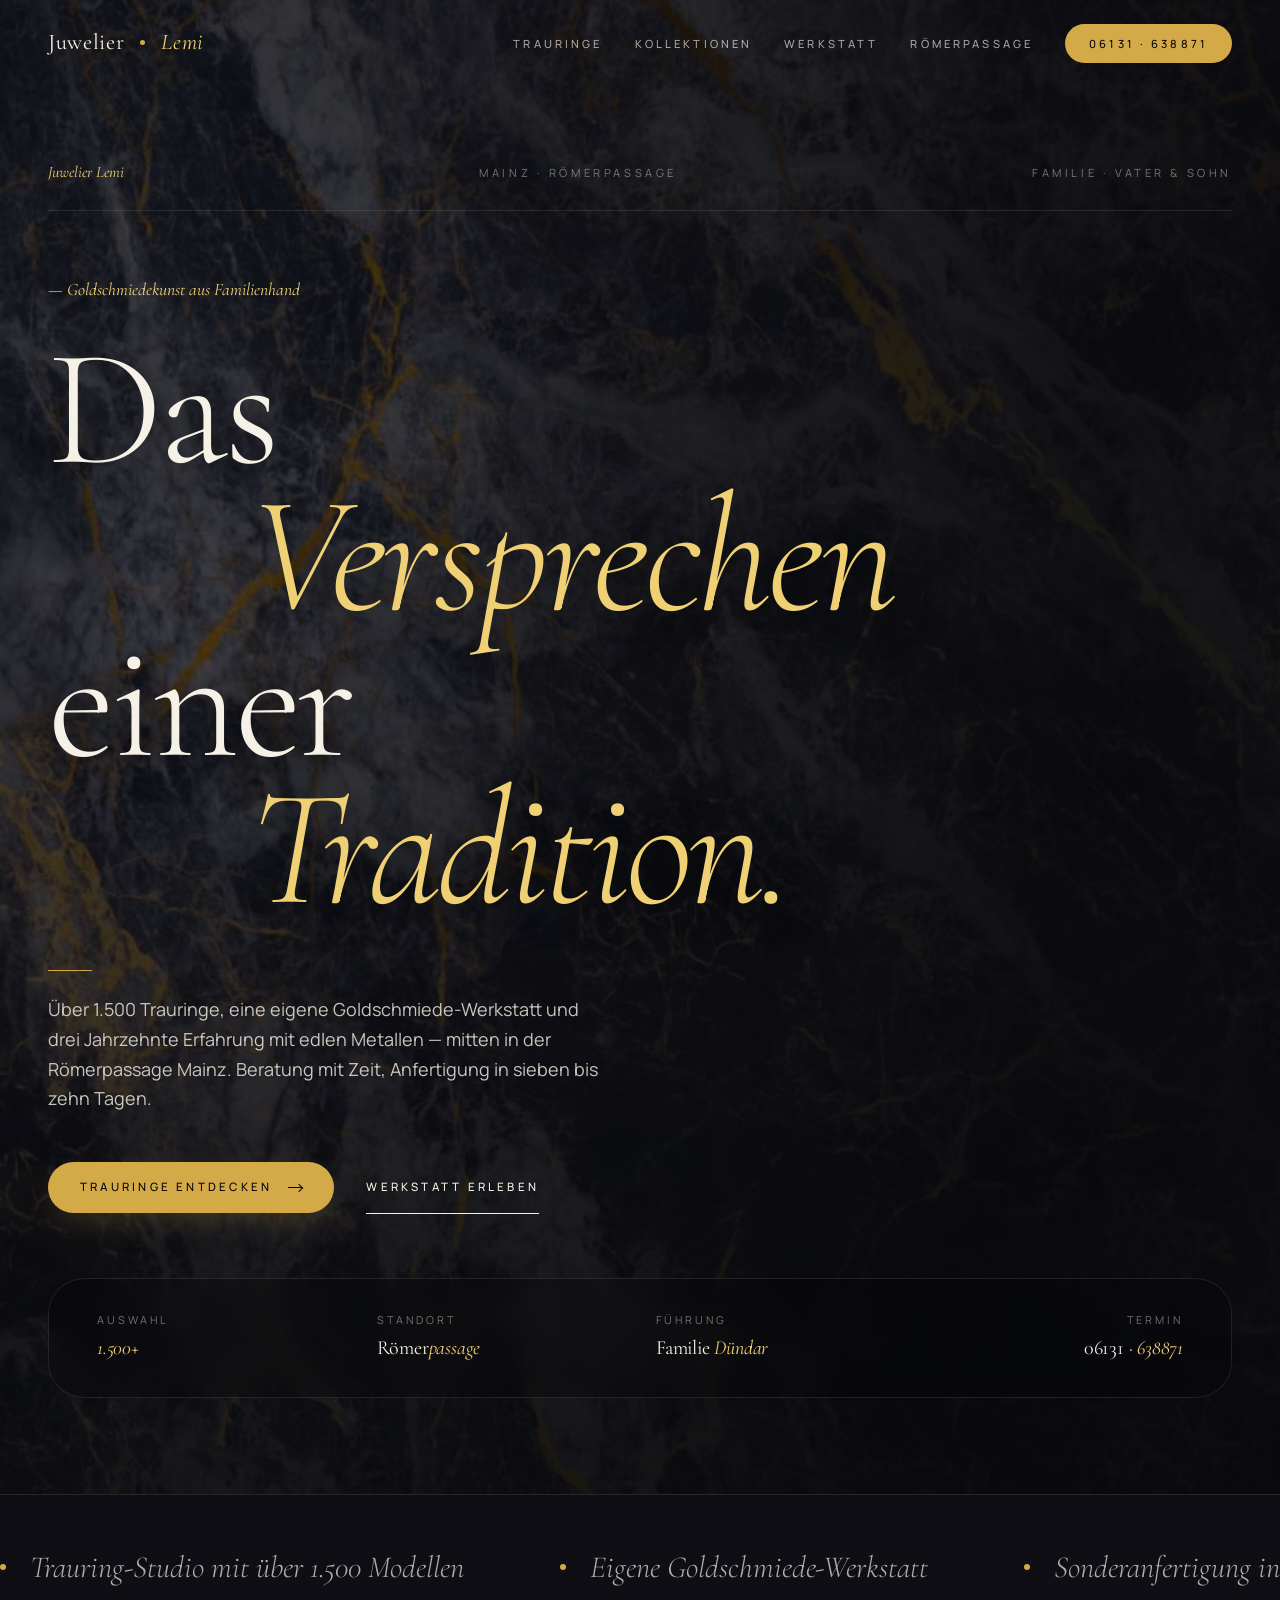
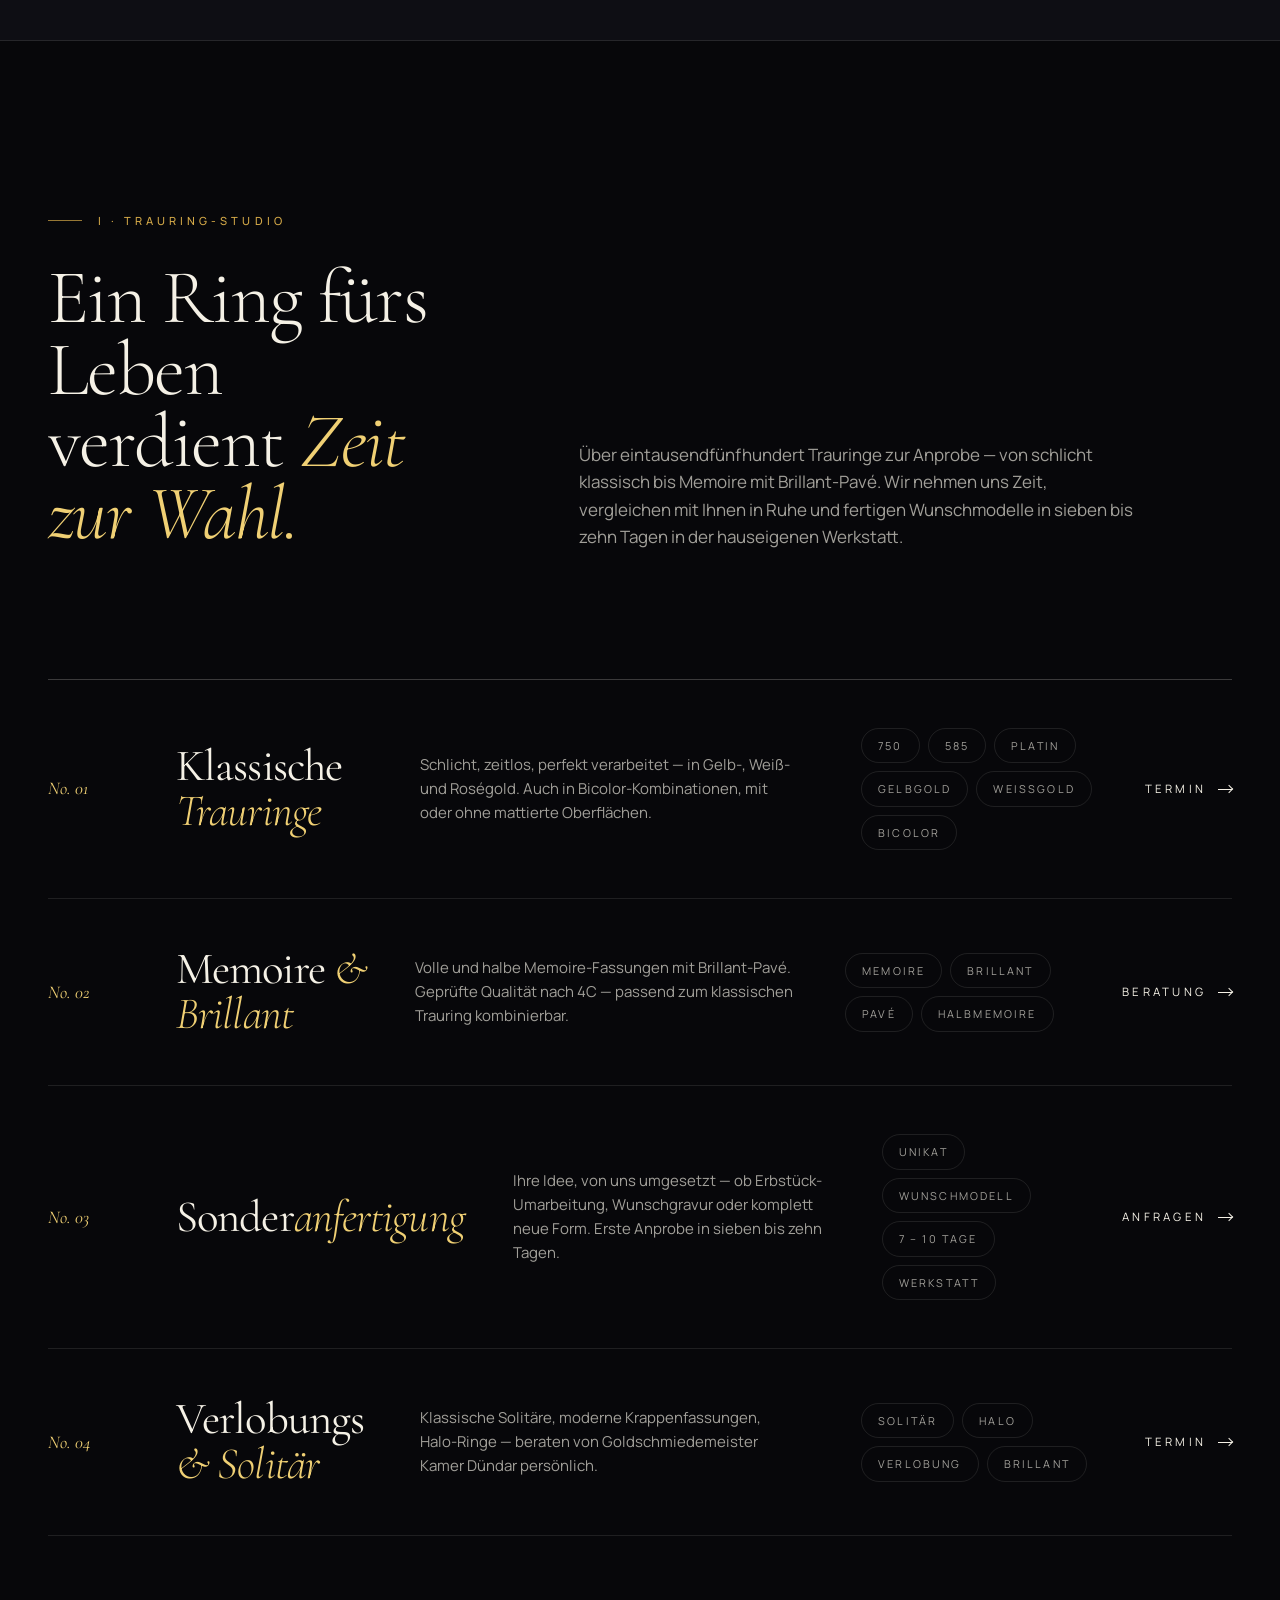
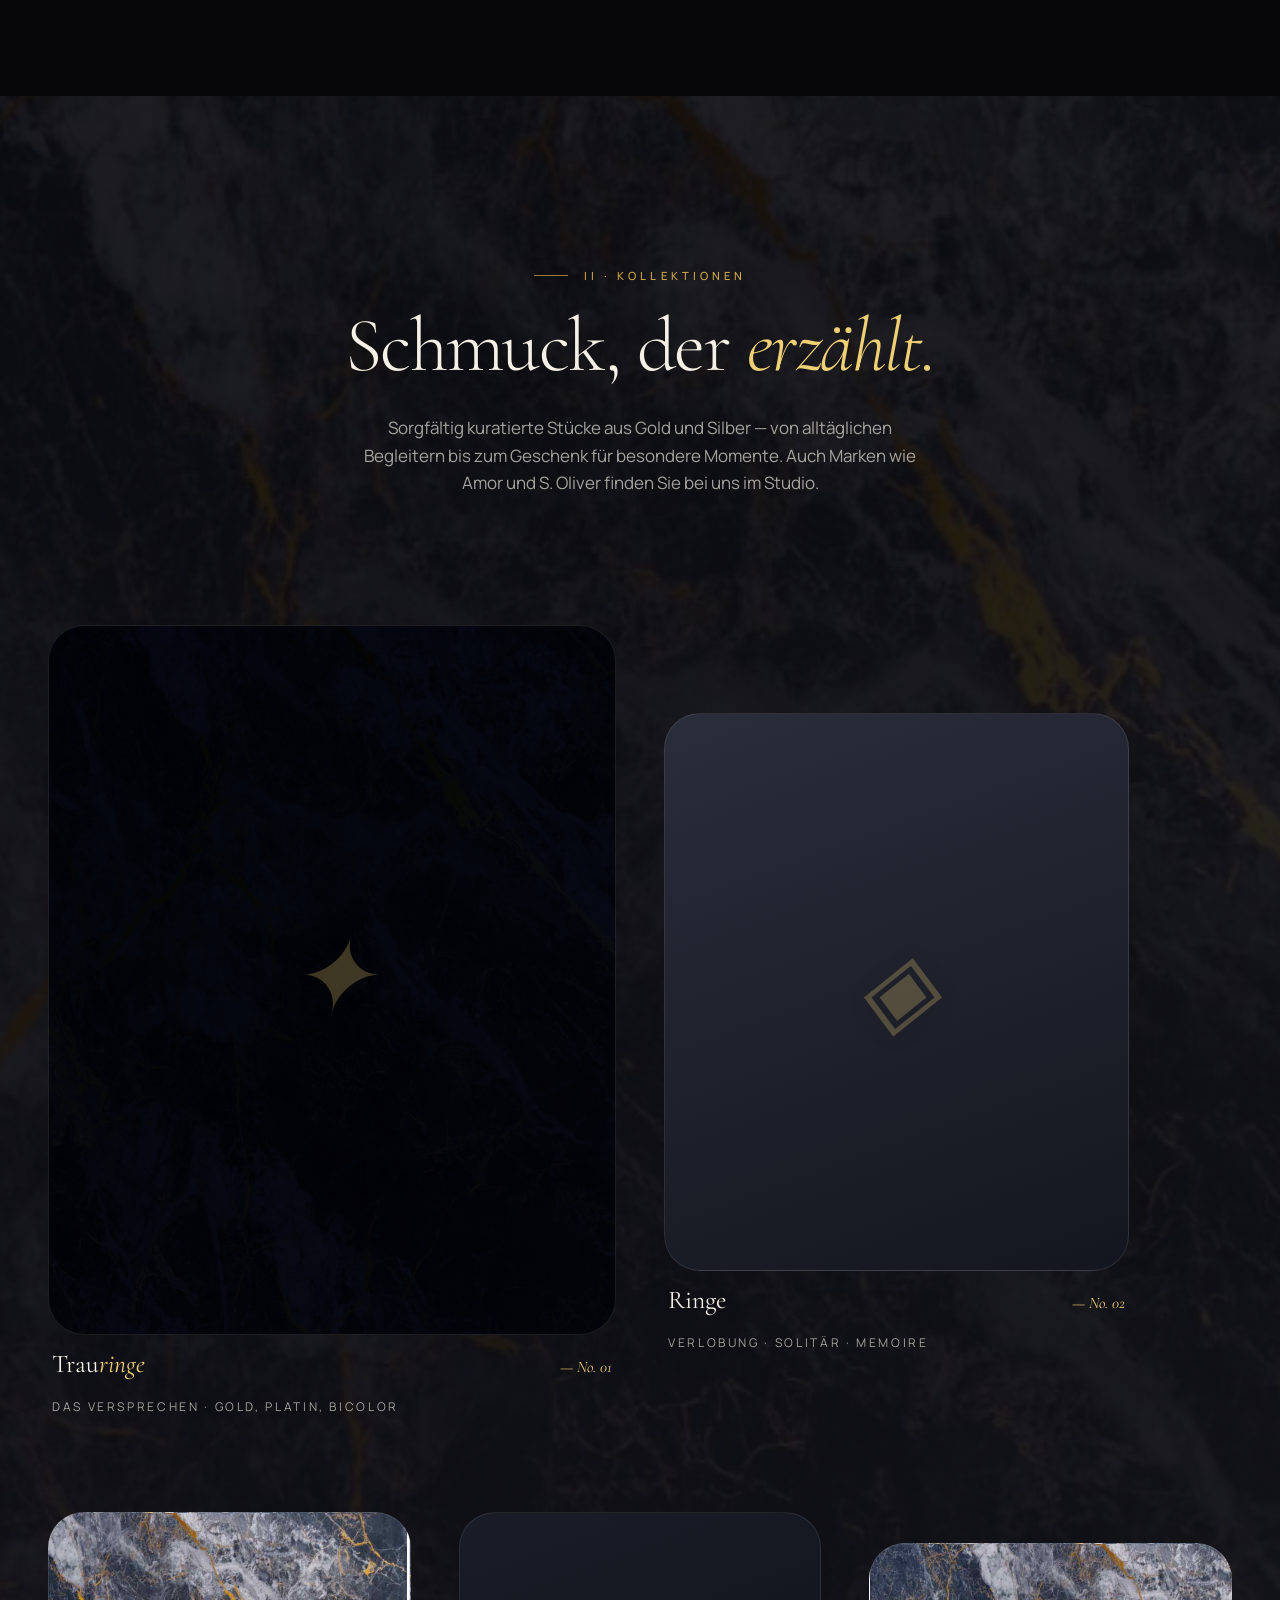
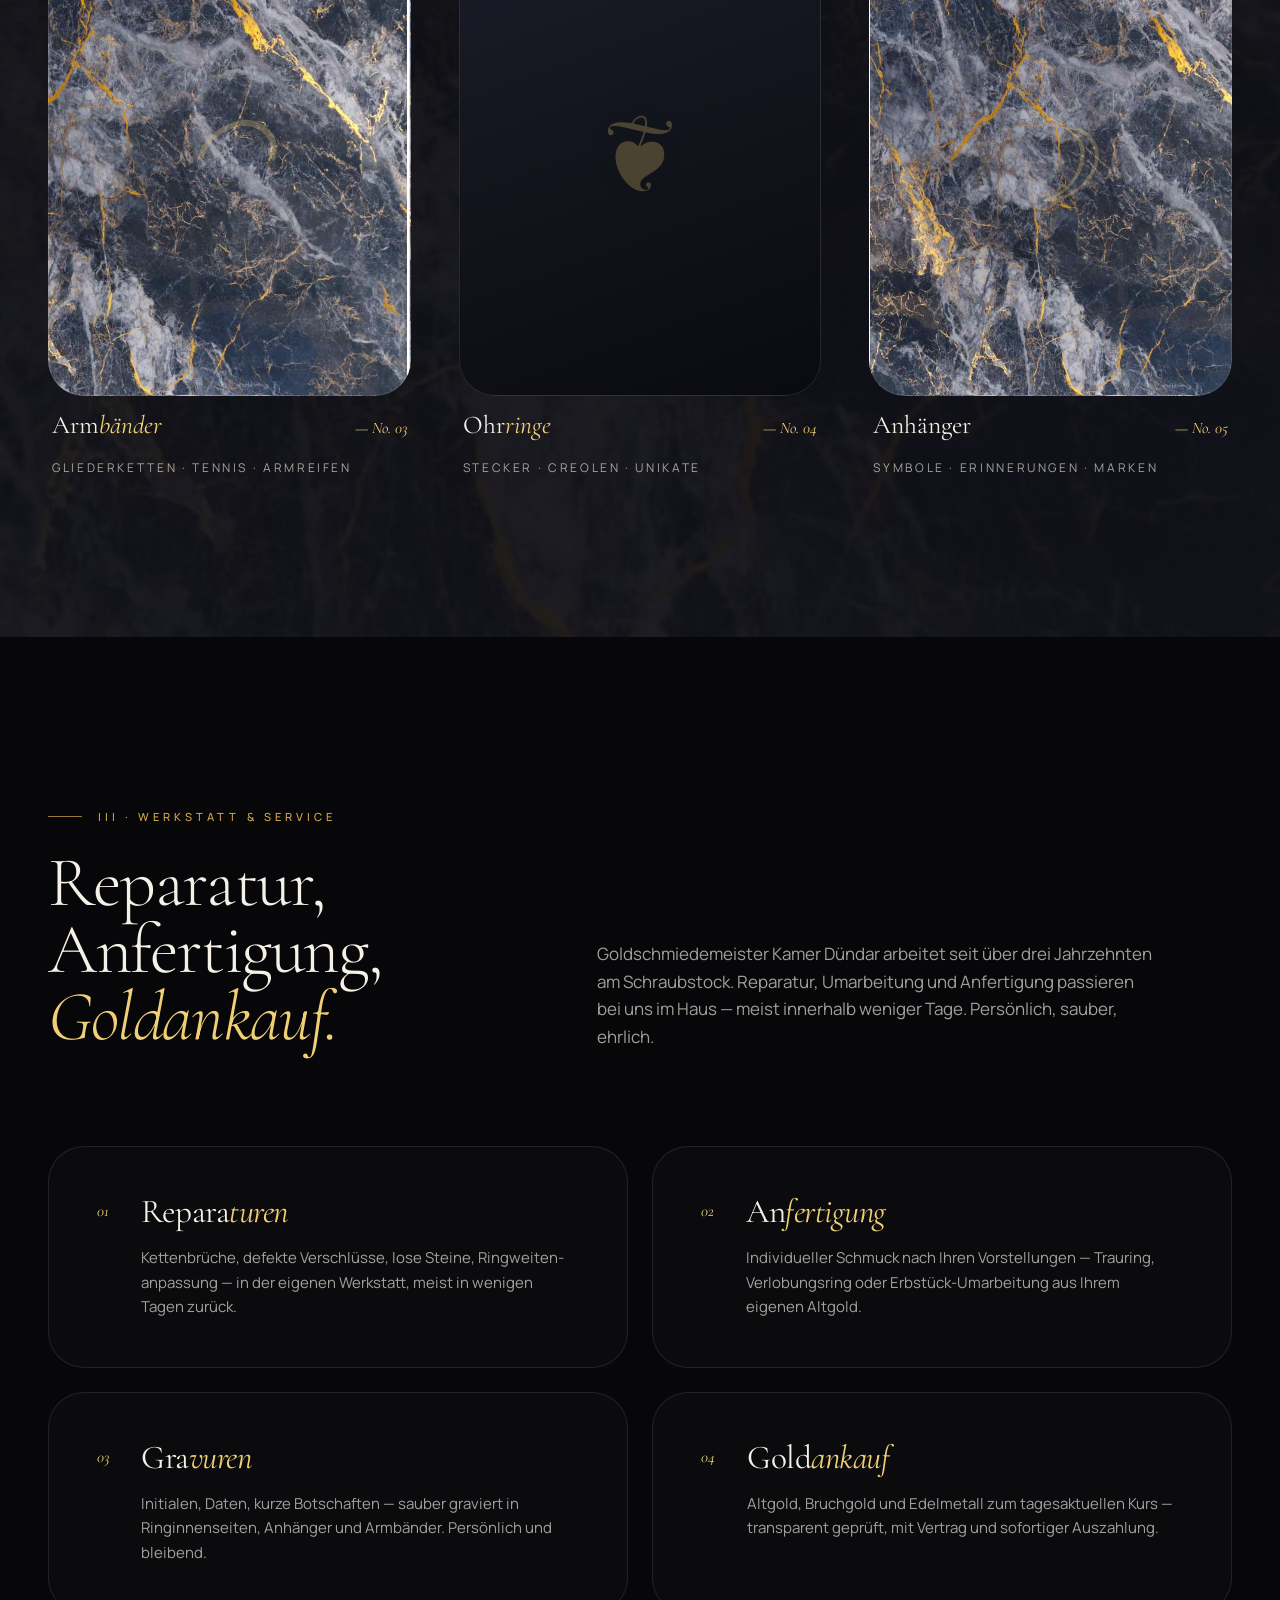
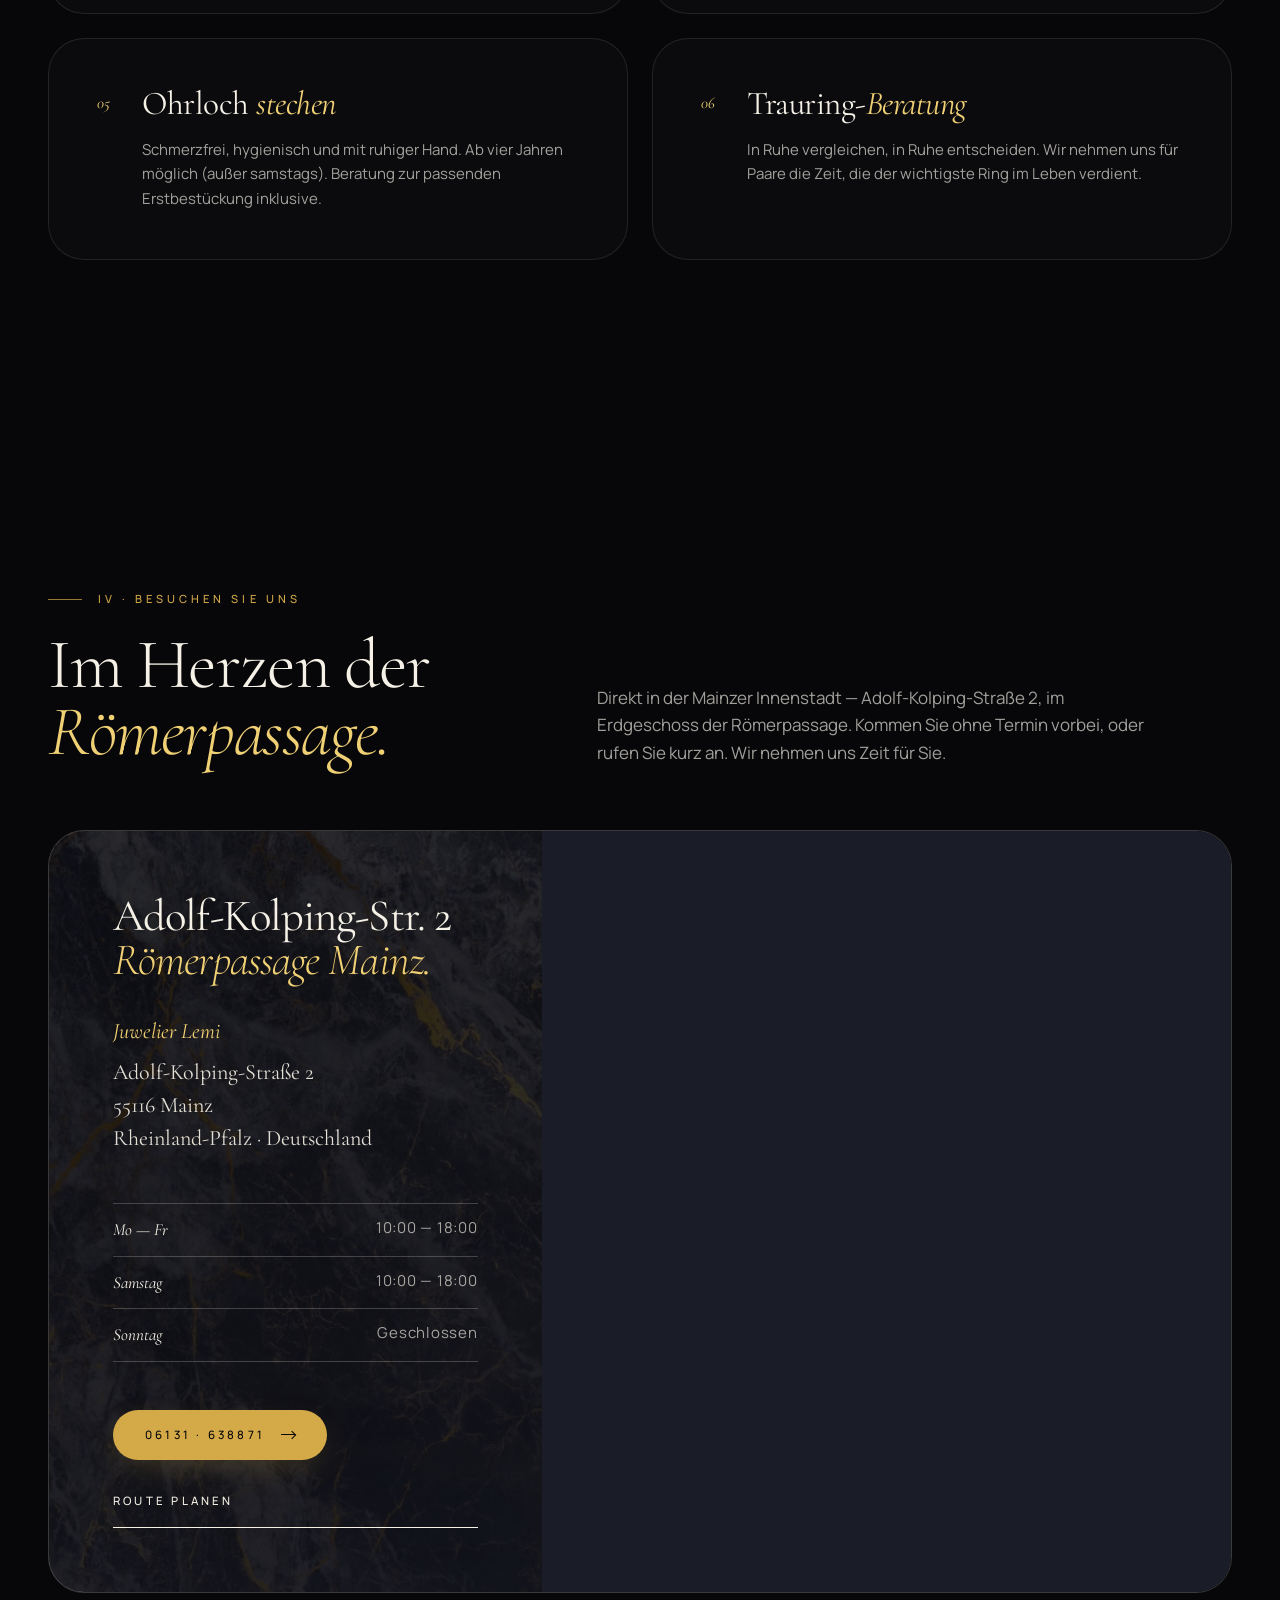
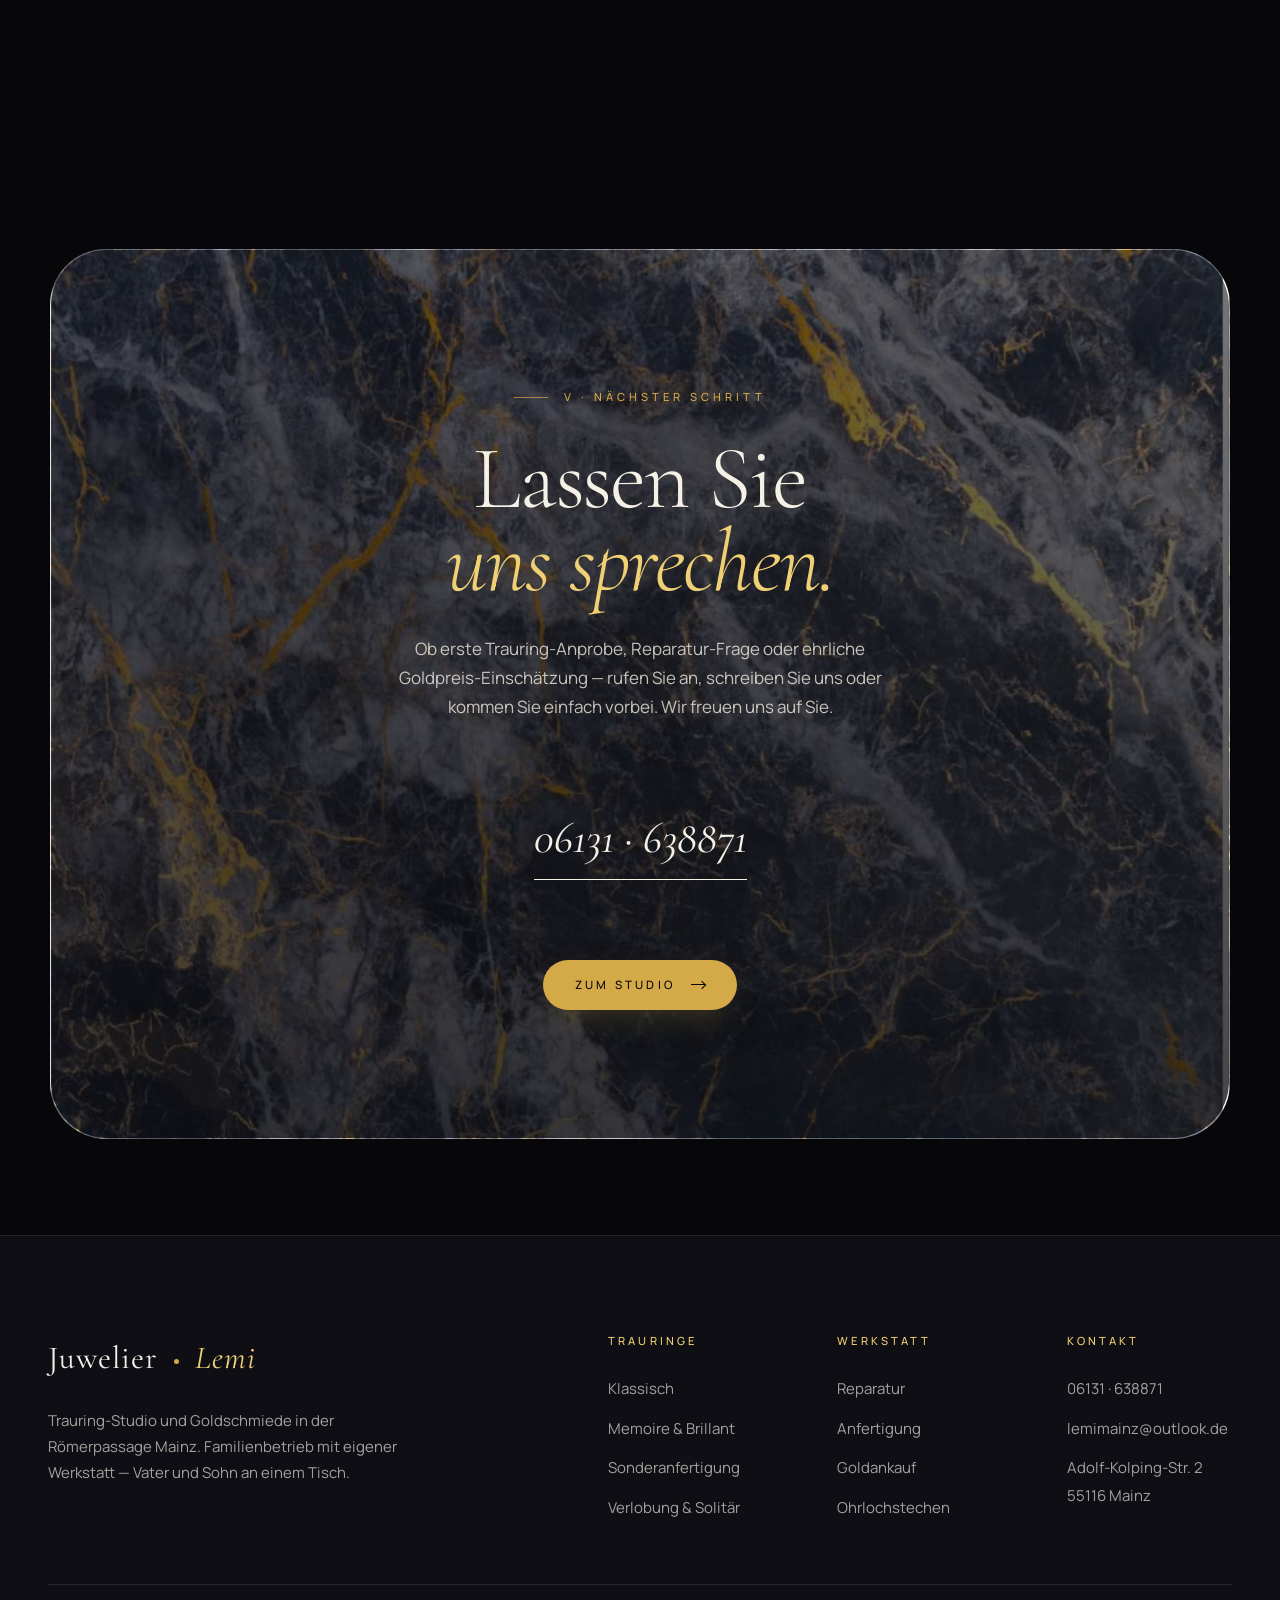
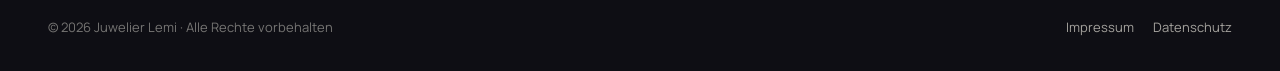
<file: index.html>
<!DOCTYPE html>
<html lang="de">
<head>
  <meta charset="UTF-8" />
  <meta name="viewport" content="width=device-width, initial-scale=1.0" />
  <meta name="description" content="Juwelier Lemi Mainz – Trauring-Studio in der Römerpassage. Familienbetrieb mit eigener Goldschmiede-Werkstatt. Über 1.500 Trauringe, Sonderanfertigung, Goldankauf & Reparaturen." />
  <title>Juwelier Lemi — Mainz · Trauringe, Goldschmiede & Schmuck im Herzen der Römerpassage</title>

  <link rel="preconnect" href="https://fonts.googleapis.com">
  <link rel="preconnect" href="https://fonts.gstatic.com" crossorigin>
  <link href="https://fonts.googleapis.com/css2?family=Cormorant+Garamond:ital,wght@0,300;0,400;0,500;0,600;1,300;1,400;1,500&family=Manrope:wght@300;400;500;600;700&display=swap" rel="stylesheet">

  <link rel="stylesheet" href="css/styles.css" />
</head>
<body>

<header class="nav" id="nav">
  <a href="#top" class="brand" aria-label="Juwelier Lemi Startseite">
    <span>Juwelier</span>
    <span class="brand-dot" aria-hidden="true"></span>
    <em>Lemi</em>
  </a>

  <nav aria-label="Hauptnavigation">
    <ul class="nav-links" id="navLinks">
      <li><a href="#trauringe">Trauringe</a></li>
      <li><a href="#kollektionen">Kollektionen</a></li>
      <li><a href="#service">Werkstatt</a></li>
      <li><a href="#standort">Römerpassage</a></li>
      <li><a href="tel:+4961316388710" class="nav-cta">06131 · 638871</a></li>
    </ul>
  </nav>

  <button class="nav-toggle" aria-label="Menü öffnen" aria-expanded="false" id="navToggle">
    <span></span><span></span><span></span>
  </button>
</header>

<!-- HERO -->
<section class="hero" id="top">
  <div class="hero-marble" aria-hidden="true"></div>

  <div class="wrap-wide hero-layout">

    <div class="hero-meta-top" data-reveal>
      <span>Juwelier Lemi</span>
      <span>Mainz · Römerpassage</span>
      <span>Familie · Vater & Sohn</span>
    </div>

    <div class="hero-main">
      <div class="hero-type">
        <span class="hero-issue" data-reveal>— Goldschmiedekunst aus Familienhand</span>

        <h1 class="hero-title" data-reveal>
          <span class="line">Das</span>
          <span class="line indent"><span class="accent-italic">Versprechen</span></span>
          <span class="line">einer</span>
          <span class="line indent"><span class="accent-italic">Tradition.</span></span>
        </h1>

        <p class="hero-lede" data-reveal>
          Über 1.500 Trauringe, eine eigene Goldschmiede-Werkstatt und drei Jahrzehnte
          Erfahrung mit edlen Metallen — mitten in der Römerpassage Mainz.
          Beratung mit Zeit, Anfertigung in sieben bis zehn Tagen.
        </p>

        <div class="hero-actions" data-reveal>
          <a href="#trauringe" class="btn btn-gold">
            Trauringe entdecken
            <span class="btn-arrow"></span>
          </a>
          <a href="#service" class="btn btn-ghost">
            Werkstatt erleben
          </a>
        </div>
      </div>
    </div>

    <div class="hero-foot" data-reveal>
      <div class="hero-foot-cell">
        <span class="hero-foot-label">Auswahl</span>
        <span class="hero-foot-value"><em>1.500+</em></span>
      </div>
      <div class="hero-foot-cell">
        <span class="hero-foot-label">Standort</span>
        <span class="hero-foot-value">Römer<em>passage</em></span>
      </div>
      <div class="hero-foot-cell">
        <span class="hero-foot-label">Führung</span>
        <span class="hero-foot-value">Familie <em>Dündar</em></span>
      </div>
      <div class="hero-foot-cell">
        <span class="hero-foot-label">Termin</span>
        <a href="tel:+4961316388710" class="hero-foot-value" style="color: inherit; text-decoration: none;">06131 · <em>638871</em></a>
      </div>
    </div>

  </div>
</section>

<!-- HERITAGE -->
<section class="heritage" aria-label="Werte">
  <div class="heritage-track" id="heritageTrack">
    <span class="heritage-item"><span class="dot"></span>Trauring-Studio mit über 1.500 Modellen</span>
    <span class="heritage-item"><span class="dot"></span>Eigene Goldschmiede-Werkstatt</span>
    <span class="heritage-item"><span class="dot"></span>Sonderanfertigung in 7 – 10 Tagen</span>
    <span class="heritage-item"><span class="dot"></span>Schmerzfreies Ohrlochstechen</span>
    <span class="heritage-item"><span class="dot"></span>Goldankauf mit Vertrag</span>
    <span class="heritage-item"><span class="dot"></span>Familienbetrieb · Vater & Sohn</span>
  </div>
</section>

<!-- TRAURINGE -->
<section class="ankauf bg-onyx" id="trauringe">
  <div class="wrap">

    <div class="ankauf-head" data-reveal>
      <div>
        <span class="eyebrow">I · Trauring-Studio</span>
        <h2 class="ankauf-head-title">
          Ein Ring fürs Leben<br>
          verdient <em>Zeit zur Wahl.</em>
        </h2>
      </div>
      <p class="lead">
        Über eintausendfünfhundert Trauringe zur Anprobe — von schlicht klassisch bis
        Memoire mit Brillant-Pavé. Wir nehmen uns Zeit, vergleichen mit Ihnen in Ruhe
        und fertigen Wunschmodelle in sieben bis zehn Tagen in der hauseigenen Werkstatt.
      </p>
    </div>

    <div class="ankauf-list" data-reveal="stagger">

      <article class="ankauf-row">
        <span class="ankauf-row-num">No. 01</span>
        <h3 class="ankauf-row-title">Klassische <em>Trauringe</em></h3>
        <p class="ankauf-row-desc">
          Schlicht, zeitlos, perfekt verarbeitet — in Gelb-, Weiß- und Roségold.
          Auch in Bicolor-Kombinationen, mit oder ohne mattierte Oberflächen.
        </p>
        <div class="ankauf-row-tags">
          <span>750</span><span>585</span><span>Platin</span>
          <span>Gelbgold</span><span>Weißgold</span><span>Bicolor</span>
        </div>
        <a href="#kontakt" class="ankauf-row-cta">
          Termin <span class="btn-arrow"></span>
        </a>
      </article>

      <article class="ankauf-row">
        <span class="ankauf-row-num">No. 02</span>
        <h3 class="ankauf-row-title">Memoire <em>& Brillant</em></h3>
        <p class="ankauf-row-desc">
          Volle und halbe Memoire-Fassungen mit Brillant-Pavé.
          Geprüfte Qualität nach 4C — passend zum klassischen Trauring kombinierbar.
        </p>
        <div class="ankauf-row-tags">
          <span>Memoire</span><span>Brillant</span><span>Pavé</span><span>Halbmemoire</span>
        </div>
        <a href="#kontakt" class="ankauf-row-cta">
          Beratung <span class="btn-arrow"></span>
        </a>
      </article>

      <article class="ankauf-row">
        <span class="ankauf-row-num">No. 03</span>
        <h3 class="ankauf-row-title">Sonder<em>anfertigung</em></h3>
        <p class="ankauf-row-desc">
          Ihre Idee, von uns umgesetzt — ob Erbstück-Umarbeitung, Wunschgravur oder
          komplett neue Form. Erste Anprobe in sieben bis zehn Tagen.
        </p>
        <div class="ankauf-row-tags">
          <span>Unikat</span><span>Wunschmodell</span><span>7 – 10 Tage</span><span>Werkstatt</span>
        </div>
        <a href="#kontakt" class="ankauf-row-cta">
          Anfragen <span class="btn-arrow"></span>
        </a>
      </article>

      <article class="ankauf-row">
        <span class="ankauf-row-num">No. 04</span>
        <h3 class="ankauf-row-title">Verlobungs <em>& Solitär</em></h3>
        <p class="ankauf-row-desc">
          Klassische Solitäre, moderne Krappenfassungen, Halo-Ringe — beraten von
          Goldschmiedemeister Kamer Dündar persönlich.
        </p>
        <div class="ankauf-row-tags">
          <span>Solitär</span><span>Halo</span><span>Verlobung</span><span>Brillant</span>
        </div>
        <a href="#kontakt" class="ankauf-row-cta">
          Termin <span class="btn-arrow"></span>
        </a>
      </article>

    </div>

  </div>
</section>

<!-- KOLLEKTIONEN -->
<section class="kollektionen bg-marble-soft" id="kollektionen">
  <div class="wrap-wide">

    <div class="kol-intro" data-reveal>
      <span class="eyebrow">II · Kollektionen</span>
      <h2>Schmuck, der <em>erzählt.</em></h2>
      <p class="lead" style="margin-left: auto; margin-right: auto;">
        Sorgfältig kuratierte Stücke aus Gold und Silber — von alltäglichen Begleitern
        bis zum Geschenk für besondere Momente. Auch Marken wie Amor und S. Oliver
        finden Sie bei uns im Studio.
      </p>
    </div>

    <div class="kol-gallery" data-reveal="stagger">

      <article class="kol-item kol-item-trauringe">
        <div class="kol-item-tile">
          <span class="kol-tile-ornament" aria-hidden="true">✦</span>
        </div>
        <div class="kol-item-head">
          <h3 class="kol-item-title">Trau<em>ringe</em></h3>
          <span class="kol-item-num">— No. 01</span>
        </div>
        <span class="kol-item-sub">Das Versprechen · Gold, Platin, Bicolor</span>
      </article>

      <article class="kol-item kol-item-ringe">
        <div class="kol-item-tile">
          <span class="kol-tile-ornament" aria-hidden="true">◈</span>
        </div>
        <div class="kol-item-head">
          <h3 class="kol-item-title">Ringe</h3>
          <span class="kol-item-num">— No. 02</span>
        </div>
        <span class="kol-item-sub">Verlobung · Solitär · Memoire</span>
      </article>

      <article class="kol-item kol-item-armbaender">
        <div class="kol-item-tile">
          <span class="kol-tile-ornament" aria-hidden="true">◠</span>
        </div>
        <div class="kol-item-head">
          <h3 class="kol-item-title">Arm<em>bänder</em></h3>
          <span class="kol-item-num">— No. 03</span>
        </div>
        <span class="kol-item-sub">Gliederketten · Tennis · Armreifen</span>
      </article>

      <article class="kol-item kol-item-ohrringe">
        <div class="kol-item-tile">
          <span class="kol-tile-ornament" aria-hidden="true">❦</span>
        </div>
        <div class="kol-item-head">
          <h3 class="kol-item-title">Ohr<em>ringe</em></h3>
          <span class="kol-item-num">— No. 04</span>
        </div>
        <span class="kol-item-sub">Stecker · Creolen · Unikate</span>
      </article>

      <article class="kol-item kol-item-anhaenger">
        <div class="kol-item-tile">
          <span class="kol-tile-ornament" aria-hidden="true">☽</span>
        </div>
        <div class="kol-item-head">
          <h3 class="kol-item-title">Anhänger</h3>
          <span class="kol-item-num">— No. 05</span>
        </div>
        <span class="kol-item-sub">Symbole · Erinnerungen · Marken</span>
      </article>

    </div>

  </div>
</section>

<!-- WERKSTATT & SERVICE -->
<section class="service bg-onyx" id="service">
  <div class="wrap">

    <div class="service-head" data-reveal>
      <div>
        <span class="eyebrow">III · Werkstatt & Service</span>
        <h2>
          Reparatur,<br>
          Anfertigung,<br>
          <em>Goldankauf.</em>
        </h2>
      </div>
      <p class="lead">
        Goldschmiedemeister Kamer Dündar arbeitet seit über drei Jahrzehnten am
        Schraubstock. Reparatur, Umarbeitung und Anfertigung passieren bei uns im Haus
        — meist innerhalb weniger Tage. Persönlich, sauber, ehrlich.
      </p>
    </div>

    <div class="service-list" data-reveal="stagger">

      <article class="service-item">
        <span class="service-num">01</span>
        <div>
          <h4>Repara<em>turen</em></h4>
          <p>
            Kettenbrüche, defekte Verschlüsse, lose Steine, Ring­weiten­anpassung —
            in der eigenen Werkstatt, meist in wenigen Tagen zurück.
          </p>
        </div>
      </article>

      <article class="service-item">
        <span class="service-num">02</span>
        <div>
          <h4>An<em>fertigung</em></h4>
          <p>
            Individueller Schmuck nach Ihren Vorstellungen — Trauring, Verlobungsring
            oder Erbstück-Umarbeitung aus Ihrem eigenen Altgold.
          </p>
        </div>
      </article>

      <article class="service-item">
        <span class="service-num">03</span>
        <div>
          <h4>Gra<em>vuren</em></h4>
          <p>
            Initialen, Daten, kurze Botschaften — sauber graviert in Ringinnenseiten,
            Anhänger und Armbänder. Persönlich und bleibend.
          </p>
        </div>
      </article>

      <article class="service-item">
        <span class="service-num">04</span>
        <div>
          <h4>Gold<em>ankauf</em></h4>
          <p>
            Altgold, Bruchgold und Edelmetall zum tagesaktuellen Kurs — transparent
            geprüft, mit Vertrag und sofortiger Auszahlung.
          </p>
        </div>
      </article>

      <article class="service-item">
        <span class="service-num">05</span>
        <div>
          <h4>Ohrloch <em>stechen</em></h4>
          <p>
            Schmerzfrei, hygienisch und mit ruhiger Hand. Ab vier Jahren möglich
            (außer samstags). Beratung zur passenden Erstbestückung inklusive.
          </p>
        </div>
      </article>

      <article class="service-item">
        <span class="service-num">06</span>
        <div>
          <h4>Trauring-<em>Beratung</em></h4>
          <p>
            In Ruhe vergleichen, in Ruhe entscheiden. Wir nehmen uns für Paare
            die Zeit, die der wichtigste Ring im Leben verdient.
          </p>
        </div>
      </article>

    </div>

  </div>
</section>

<!-- STANDORT -->
<section class="standort bg-onyx" id="standort">
  <div class="wrap">

    <div class="service-head" style="margin-bottom: var(--s-64);" data-reveal>
      <div>
        <span class="eyebrow">IV · Besuchen Sie uns</span>
        <h2>
          Im Herzen der<br>
          <em>Römerpassage.</em>
        </h2>
      </div>
      <p class="lead">
        Direkt in der Mainzer Innenstadt — Adolf-Kolping-Straße 2, im Erdgeschoss
        der Römerpassage. Kommen Sie ohne Termin vorbei, oder rufen Sie kurz an.
        Wir nehmen uns Zeit für Sie.
      </p>
    </div>

    <div class="standort-inner" data-reveal>

      <div class="standort-info">
        <div>
          <h3>Adolf-Kolping-Str. 2<br><em>Römerpassage Mainz.</em></h3>
          <address class="standort-addr">
            <strong>Juwelier Lemi</strong>
            Adolf-Kolping-Straße 2<br>
            55116 Mainz<br>
            Rheinland-Pfalz · Deutschland
          </address>

          <div class="hours">
            <div class="hours-row">
              <span class="hours-day">Mo — Fr</span>
              <span class="hours-time">10:00 — 18:00</span>
            </div>
            <div class="hours-row">
              <span class="hours-day">Samstag</span>
              <span class="hours-time">10:00 — 18:00</span>
            </div>
            <div class="hours-row">
              <span class="hours-day">Sonntag</span>
              <span class="hours-time">Geschlossen</span>
            </div>
          </div>
        </div>

        <div class="standort-actions">
          <a href="tel:+4961316388710" class="btn btn-gold">
            06131 · 638871
            <span class="btn-arrow"></span>
          </a>
          <a href="https://www.google.com/maps/dir/?api=1&destination=Adolf-Kolping-Stra%C3%9Fe+2+55116+Mainz" target="_blank" rel="noopener" class="btn btn-ghost">
            Route planen
          </a>
        </div>
      </div>

      <div class="standort-map">
        <iframe
          src="https://maps.google.com/maps?q=Adolf-Kolping-Stra%C3%9Fe+2+55116+Mainz&t=&z=16&ie=UTF8&iwloc=&output=embed"
          loading="lazy"
          referrerpolicy="no-referrer-when-downgrade"
          title="Standort Juwelier Lemi auf Google Maps">
        </iframe>
      </div>

    </div>

  </div>
</section>

<!-- KONTAKT -->
<section class="kontakt bg-onyx" id="kontakt">
  <div class="wrap">
    <div class="kontakt-card" data-reveal>
      <span class="eyebrow">V · Nächster Schritt</span>
      <h2>Lassen Sie<em>uns sprechen.</em></h2>
      <p class="kontakt-sub">
        Ob erste Trauring-Anprobe, Reparatur-Frage oder ehrliche Goldpreis-Einschätzung
        — rufen Sie an, schreiben Sie uns oder kommen Sie einfach vorbei.
        Wir freuen uns auf Sie.
      </p>
      <a href="tel:+4961316388710" class="kontakt-phone">06131 · 638871</a>
      <div style="margin-top: var(--s-48);">
        <a href="https://www.google.com/maps/search/?api=1&query=Juwelier+Lemi+R%C3%B6merpassage+Mainz" target="_blank" rel="noopener" class="btn btn-gold">
          Zum Studio
          <span class="btn-arrow"></span>
        </a>
      </div>
    </div>
  </div>
</section>

<!-- FOOTER -->
<footer class="footer">
  <div class="wrap">
    <div class="footer-grid">

      <div class="footer-brand-col">
        <div class="brand">
          <span>Juwelier</span>
          <span class="brand-dot"></span>
          <em>Lemi</em>
        </div>
        <p class="footer-tagline">
          Trauring-Studio und Goldschmiede in der Römerpassage Mainz.
          Familienbetrieb mit eigener Werkstatt — Vater und Sohn an einem Tisch.
        </p>
      </div>

      <div class="footer-col">
        <h5>Trauringe</h5>
        <ul>
          <li><a href="#trauringe">Klassisch</a></li>
          <li><a href="#trauringe">Memoire & Brillant</a></li>
          <li><a href="#trauringe">Sonderanfertigung</a></li>
          <li><a href="#trauringe">Verlobung & Solitär</a></li>
        </ul>
      </div>

      <div class="footer-col">
        <h5>Werkstatt</h5>
        <ul>
          <li><a href="#service">Reparatur</a></li>
          <li><a href="#service">Anfertigung</a></li>
          <li><a href="#service">Goldankauf</a></li>
          <li><a href="#service">Ohrlochstechen</a></li>
        </ul>
      </div>

      <div class="footer-col">
        <h5>Kontakt</h5>
        <ul>
          <li><a href="tel:+4961316388710">06131 · 638871</a></li>
          <li><a href="mailto:lemimainz@outlook.de">lemimainz@outlook.de</a></li>
          <li><a href="#standort">Adolf-Kolping-Str. 2<br>55116 Mainz</a></li>
        </ul>
      </div>

    </div>

    <div class="footer-bottom">
      <span>© <span id="year">2026</span> Juwelier Lemi · Alle Rechte vorbehalten</span>
      <span>
        <a href="impressum.html">Impressum</a>
        <a href="datenschutz.html">Datenschutz</a>
      </span>
    </div>
  </div>
</footer>

<script src="js/main.js" defer></script>
</body>
</html>
</file>
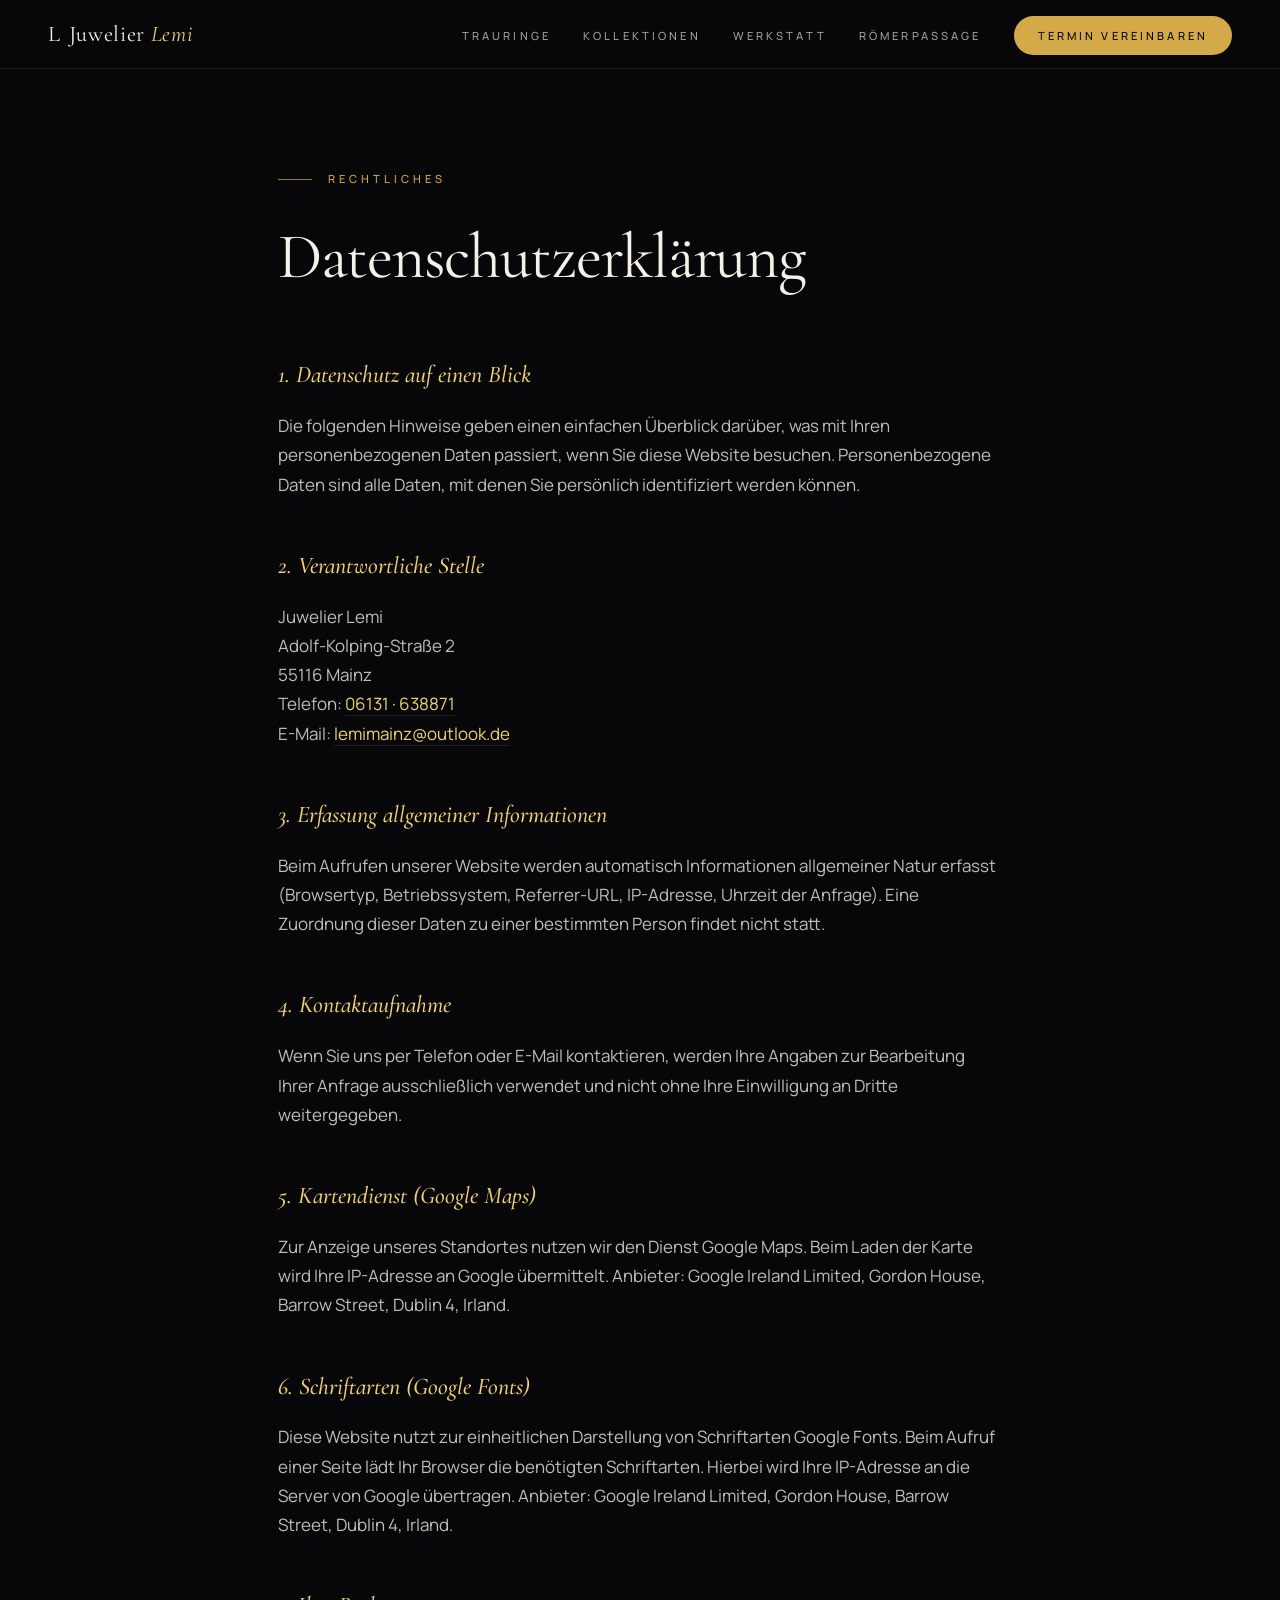
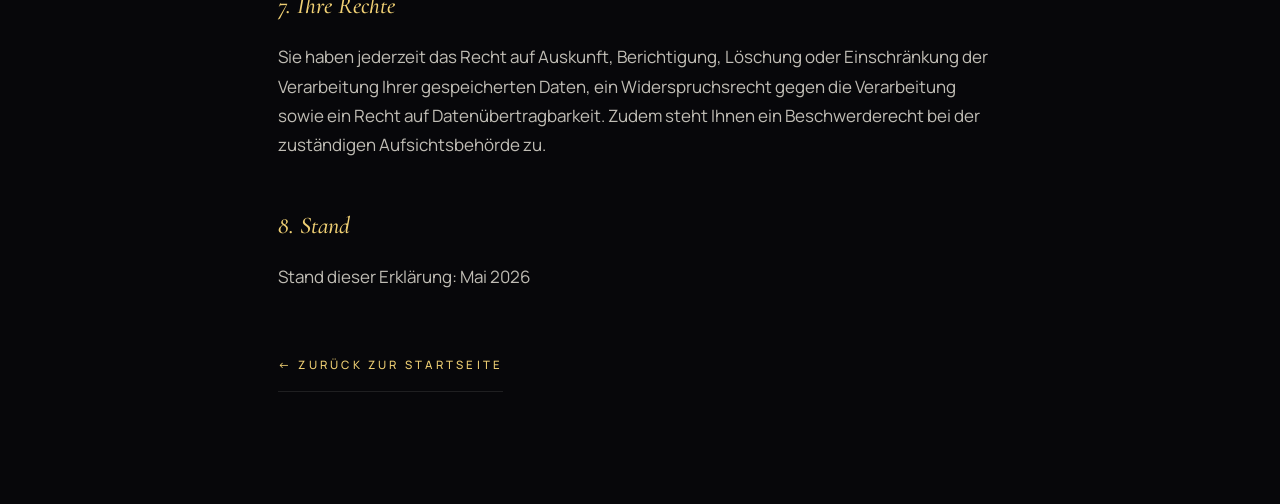
<file: datenschutz.html>
<!DOCTYPE html>
<html lang="de">
<head>
  <meta charset="UTF-8" />
  <meta name="viewport" content="width=device-width, initial-scale=1.0" />
  <title>Datenschutz — Juwelier Lemi Mainz</title>
  <link rel="preconnect" href="https://fonts.googleapis.com">
  <link rel="preconnect" href="https://fonts.gstatic.com" crossorigin>
  <link href="https://fonts.googleapis.com/css2?family=Cormorant+Garamond:ital,wght@0,300;0,400;0,500;0,600;1,300;1,400&family=Manrope:wght@300;400;500;600&display=swap" rel="stylesheet">
  <link rel="stylesheet" href="css/styles.css" />
</head>
<body class="bg-onyx">

<header class="nav scrolled">
  <a href="index.html" class="brand">
    <span class="brand-mark">L</span>
    <span>Juwelier <em style="font-style: italic;">Lemi</em></span>
  </a>
  <nav>
    <ul class="nav-links">
      <li><a href="index.html#trauringe">Trauringe</a></li>
      <li><a href="index.html#kollektionen">Kollektionen</a></li>
      <li><a href="index.html#service">Werkstatt</a></li>
      <li><a href="index.html#standort">Römerpassage</a></li>
      <li><a href="tel:+4961316388710" class="nav-cta">Termin vereinbaren</a></li>
    </ul>
  </nav>
</header>

<main class="legal">
  <div class="wrap" style="max-width: 820px;">

    <span class="eyebrow">Rechtliches</span>
    <h1 style="margin-top: var(--s-16);">Datenschutz­erklärung</h1>

    <h2>1. Datenschutz auf einen Blick</h2>
    <p>
      Die folgenden Hinweise geben einen einfachen Überblick darüber, was mit Ihren
      personenbezogenen Daten passiert, wenn Sie diese Website besuchen.
      Personenbezogene Daten sind alle Daten, mit denen Sie persönlich identifiziert
      werden können.
    </p>

    <h2>2. Verantwortliche Stelle</h2>
    <address>
      Juwelier Lemi<br>
      Adolf-Kolping-Straße 2<br>
      55116 Mainz<br>
      Telefon: <a href="tel:+4961316388710">06131 · 638871</a><br>
      E-Mail: <a href="mailto:lemimainz@outlook.de">lemimainz@outlook.de</a>
    </address>

    <h2>3. Erfassung allgemeiner Informationen</h2>
    <p>
      Beim Aufrufen unserer Website werden automatisch Informationen allgemeiner Natur
      erfasst (Browsertyp, Betriebssystem, Referrer-URL, IP-Adresse, Uhrzeit der Anfrage).
      Eine Zuordnung dieser Daten zu einer bestimmten Person findet nicht statt.
    </p>

    <h2>4. Kontaktaufnahme</h2>
    <p>
      Wenn Sie uns per Telefon oder E-Mail kontaktieren, werden Ihre Angaben zur Bearbeitung
      Ihrer Anfrage ausschließlich verwendet und nicht ohne Ihre Einwilligung an Dritte
      weitergegeben.
    </p>

    <h2>5. Kartendienst (Google Maps)</h2>
    <p>
      Zur Anzeige unseres Standortes nutzen wir den Dienst Google Maps. Beim Laden der
      Karte wird Ihre IP-Adresse an Google übermittelt. Anbieter: Google Ireland Limited,
      Gordon House, Barrow Street, Dublin 4, Irland.
    </p>

    <h2>6. Schriftarten (Google Fonts)</h2>
    <p>
      Diese Website nutzt zur einheitlichen Darstellung von Schriftarten Google Fonts.
      Beim Aufruf einer Seite lädt Ihr Browser die benötigten Schriftarten. Hierbei
      wird Ihre IP-Adresse an die Server von Google übertragen. Anbieter: Google Ireland
      Limited, Gordon House, Barrow Street, Dublin 4, Irland.
    </p>

    <h2>7. Ihre Rechte</h2>
    <p>
      Sie haben jederzeit das Recht auf Auskunft, Berichtigung, Löschung oder Einschränkung
      der Verarbeitung Ihrer gespeicherten Daten, ein Widerspruchsrecht gegen die
      Verarbeitung sowie ein Recht auf Datenübertragbarkeit. Zudem steht Ihnen ein
      Beschwerderecht bei der zuständigen Aufsichtsbehörde zu.
    </p>

    <h2>8. Stand</h2>
    <p>Stand dieser Erklärung: Mai 2026</p>

    <p style="margin-top: var(--s-48);">
      <a href="index.html" class="btn btn-ghost">← Zurück zur Startseite</a>
    </p>

  </div>
</main>

</body>
</html>
</file>
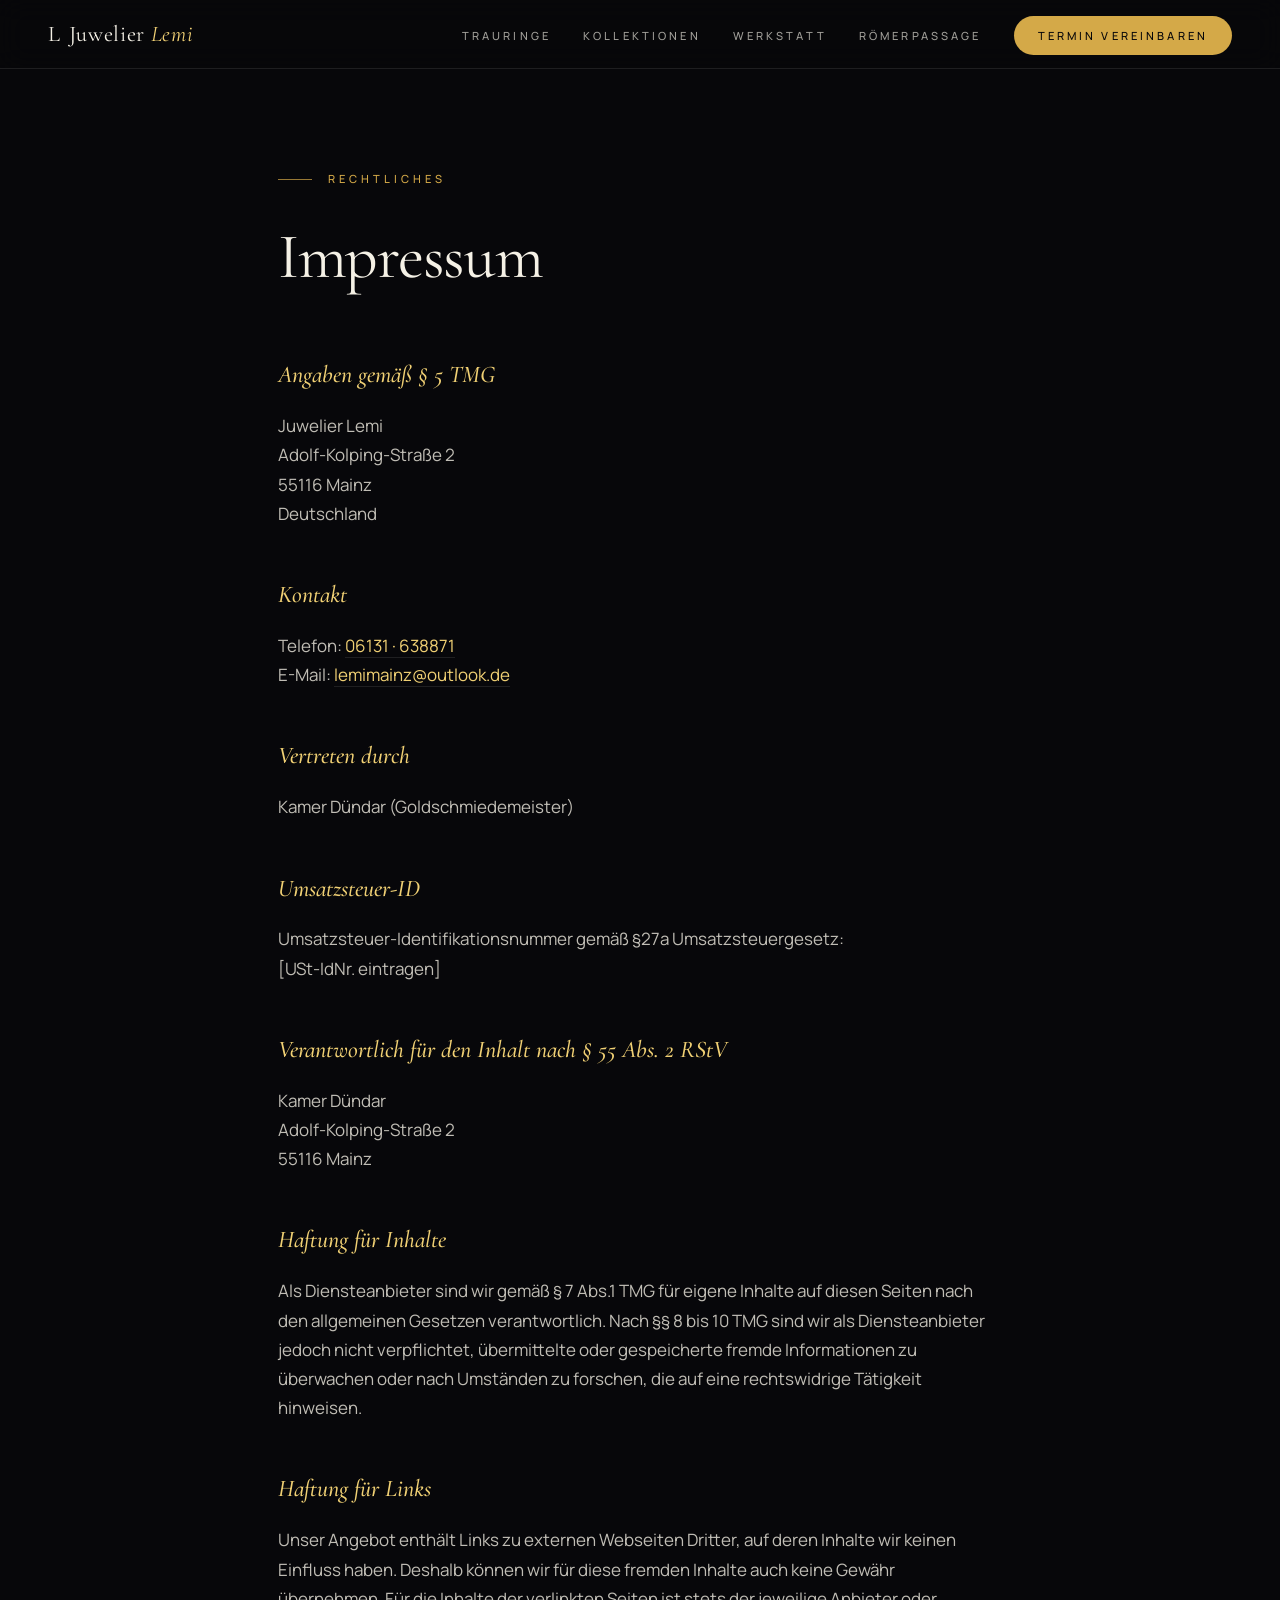
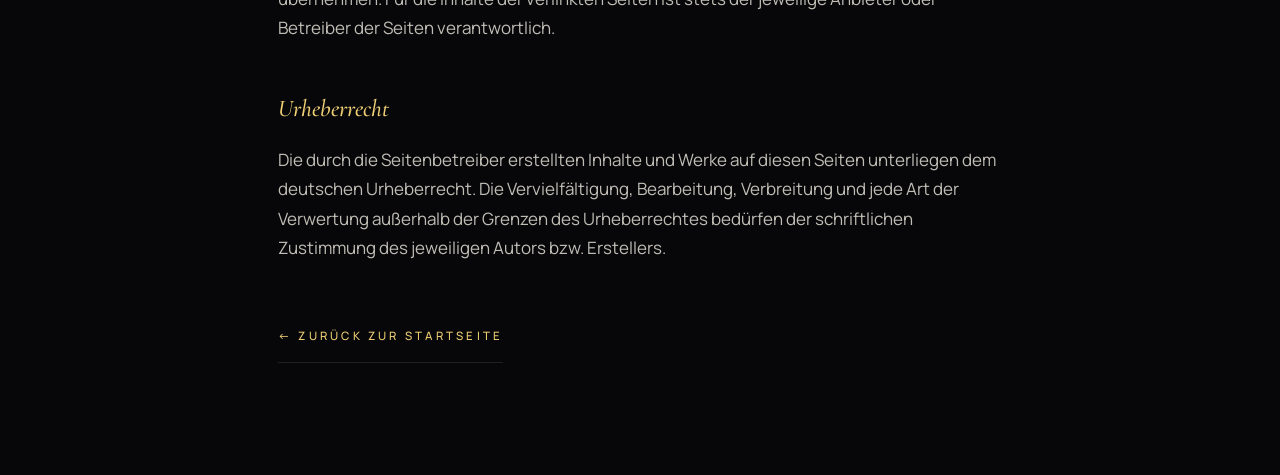
<file: impressum.html>
<!DOCTYPE html>
<html lang="de">
<head>
  <meta charset="UTF-8" />
  <meta name="viewport" content="width=device-width, initial-scale=1.0" />
  <title>Impressum — Juwelier Lemi Mainz</title>
  <link rel="preconnect" href="https://fonts.googleapis.com">
  <link rel="preconnect" href="https://fonts.gstatic.com" crossorigin>
  <link href="https://fonts.googleapis.com/css2?family=Cormorant+Garamond:ital,wght@0,300;0,400;0,500;0,600;1,300;1,400&family=Manrope:wght@300;400;500;600&display=swap" rel="stylesheet">
  <link rel="stylesheet" href="css/styles.css" />
</head>
<body class="bg-onyx">

<header class="nav scrolled">
  <a href="index.html" class="brand">
    <span class="brand-mark">L</span>
    <span>Juwelier <em style="font-style: italic;">Lemi</em></span>
  </a>
  <nav>
    <ul class="nav-links">
      <li><a href="index.html#trauringe">Trauringe</a></li>
      <li><a href="index.html#kollektionen">Kollektionen</a></li>
      <li><a href="index.html#service">Werkstatt</a></li>
      <li><a href="index.html#standort">Römerpassage</a></li>
      <li><a href="tel:+4961316388710" class="nav-cta">Termin vereinbaren</a></li>
    </ul>
  </nav>
</header>

<main class="legal">
  <div class="wrap" style="max-width: 820px;">

    <span class="eyebrow">Rechtliches</span>
    <h1 style="margin-top: var(--s-16);">Impressum</h1>

    <h2>Angaben gemäß § 5 TMG</h2>
    <address>
      Juwelier Lemi<br>
      Adolf-Kolping-Straße 2<br>
      55116 Mainz<br>
      Deutschland
    </address>

    <h2>Kontakt</h2>
    <p>
      Telefon: <a href="tel:+4961316388710">06131 · 638871</a><br>
      E-Mail: <a href="mailto:lemimainz@outlook.de">lemimainz@outlook.de</a>
    </p>

    <h2>Vertreten durch</h2>
    <p>Kamer Dündar (Goldschmiedemeister)</p>

    <h2>Umsatzsteuer-ID</h2>
    <p>
      Umsatzsteuer-Identifikationsnummer gemäß §27a Umsatzsteuergesetz:<br>
      [USt-IdNr. eintragen]
    </p>

    <h2>Verantwortlich für den Inhalt nach § 55 Abs. 2 RStV</h2>
    <p>
      Kamer Dündar<br>
      Adolf-Kolping-Straße 2<br>
      55116 Mainz
    </p>

    <h2>Haftung für Inhalte</h2>
    <p>
      Als Diensteanbieter sind wir gemäß § 7 Abs.1 TMG für eigene Inhalte auf diesen Seiten
      nach den allgemeinen Gesetzen verantwortlich. Nach §§ 8 bis 10 TMG sind wir als
      Diensteanbieter jedoch nicht verpflichtet, übermittelte oder gespeicherte fremde
      Informationen zu überwachen oder nach Umständen zu forschen, die auf eine rechtswidrige
      Tätigkeit hinweisen.
    </p>

    <h2>Haftung für Links</h2>
    <p>
      Unser Angebot enthält Links zu externen Webseiten Dritter, auf deren Inhalte wir
      keinen Einfluss haben. Deshalb können wir für diese fremden Inhalte auch keine
      Gewähr übernehmen. Für die Inhalte der verlinkten Seiten ist stets der jeweilige
      Anbieter oder Betreiber der Seiten verantwortlich.
    </p>

    <h2>Urheberrecht</h2>
    <p>
      Die durch die Seitenbetreiber erstellten Inhalte und Werke auf diesen Seiten unterliegen
      dem deutschen Urheberrecht. Die Vervielfältigung, Bearbeitung, Verbreitung und jede
      Art der Verwertung außerhalb der Grenzen des Urheberrechtes bedürfen der schriftlichen
      Zustimmung des jeweiligen Autors bzw. Erstellers.
    </p>

    <p style="margin-top: var(--s-48);">
      <a href="index.html" class="btn btn-ghost">← Zurück zur Startseite</a>
    </p>

  </div>
</main>

</body>
</html>
</file>
<file: css/styles.css>
/* ============================================
   JUWELIER LEMI — Mainz · Römerpassage
   Dark Onyx · Deep Blue Marble with Gold Veins
   ============================================ */

:root {
  /* Dark base */
  --obsidian: #07070a;
  --midnight: #0e0e14;
  --deep-blue: #111827;
  --graphite: #1a1d28;
  --ink: #2a2d3a;

  /* Light */
  --ivory: #f5f1e6;
  --cream: #e8e0cb;
  --pearl: rgba(245, 241, 230, 0.08);
  --pearl-strong: rgba(245, 241, 230, 0.18);

  /* Gold — rich & warm (matches marble's veins) */
  --gold: #d4a948;
  --gold-light: #f0d074;
  --gold-deep: #9a7a2c;
  --gold-shadow: rgba(212, 169, 72, 0.25);

  /* Muted */
  --text-mute: rgba(245, 241, 230, 0.65);
  --text-faint: rgba(245, 241, 230, 0.45);
  --hairline: rgba(245, 241, 230, 0.1);
  --hairline-strong: rgba(245, 241, 230, 0.22);

  /* Type */
  --font-display: 'Cormorant Garamond', Georgia, serif;
  --font-body: 'Manrope', -apple-system, BlinkMacSystemFont, sans-serif;

  /* Spacing */
  --s-4: 0.25rem;
  --s-8: 0.5rem;
  --s-12: 0.75rem;
  --s-16: 1rem;
  --s-24: 1.5rem;
  --s-32: 2rem;
  --s-48: 3rem;
  --s-64: 4rem;
  --s-96: 6rem;
  --s-128: 8rem;
  --s-160: 10rem;

  /* Radius — pronounced roundings */
  --r-sm: 12px;
  --r-md: 22px;
  --r-lg: 36px;
  --r-xl: 56px;
  --r-pill: 999px;

  /* Motion */
  --ease: cubic-bezier(0.22, 1, 0.36, 1);
  --ease-out: cubic-bezier(0.16, 1, 0.3, 1);
}

/* RESET */
*, *::before, *::after { box-sizing: border-box; margin: 0; padding: 0; }
html { scroll-behavior: smooth; -webkit-text-size-adjust: 100%; }
body {
  font-family: var(--font-body);
  font-size: 1.0625rem;
  line-height: 1.62;
  color: var(--ivory);
  background: var(--obsidian);
  overflow-x: hidden;
  -webkit-font-smoothing: antialiased;
  -moz-osx-font-smoothing: grayscale;
}
img, svg { display: block; max-width: 100%; }
a { color: inherit; text-decoration: none; }
button { font: inherit; cursor: pointer; border: 0; background: none; color: inherit; }
::selection { background: var(--gold); color: var(--obsidian); }

/* TYPO */
.eyebrow {
  font-family: var(--font-body);
  font-size: 0.7rem;
  letter-spacing: 0.36em;
  text-transform: uppercase;
  font-weight: 500;
  color: var(--gold);
  display: inline-flex;
  align-items: center;
  gap: var(--s-16);
}
.eyebrow::before {
  content: '';
  width: 34px;
  height: 1px;
  background: currentColor;
  opacity: 0.7;
}

.display {
  font-family: var(--font-display);
  font-weight: 400;
  line-height: 0.94;
  letter-spacing: -0.015em;
}
.display em {
  font-style: italic;
  font-weight: 300;
  color: var(--gold-light);
}

.h-hero { font-size: clamp(4rem, 12vw, 11rem); }
.h-xl   { font-size: clamp(3rem, 7.5vw, 7rem); }
.h-lg   { font-size: clamp(2.25rem, 5vw, 4.5rem); }
.h-md   { font-size: clamp(1.75rem, 3vw, 2.75rem); }

.lead {
  font-size: clamp(1.0625rem, 1.3vw, 1.25rem);
  line-height: 1.62;
  color: var(--text-mute);
  max-width: 56ch;
}

/* LAYOUT */
.wrap {
  max-width: 1400px;
  margin: 0 auto;
  padding: 0 var(--s-48);
}
.wrap-wide {
  max-width: 1560px;
  margin: 0 auto;
  padding: 0 var(--s-48);
}
@media (max-width: 780px) {
  .wrap, .wrap-wide { padding: 0 var(--s-24); }
}
section { position: relative; }

/* SURFACES */
.bg-onyx {
  background: var(--obsidian);
  position: relative;
}
.bg-midnight {
  background: var(--midnight);
  position: relative;
}

.bg-marble {
  background-color: var(--midnight);
  background-image: url("../img/marmor.png");
  background-size: cover;
  background-position: center;
  background-repeat: no-repeat;
  color: var(--ivory);
  position: relative;
}
.bg-marble::after {
  content: '';
  position: absolute;
  inset: 0;
  background: linear-gradient(180deg, rgba(7, 7, 10, 0.55) 0%, rgba(7, 7, 10, 0.75) 100%);
  pointer-events: none;
}
.bg-marble > * { position: relative; z-index: 1; }

.bg-marble-soft {
  background-color: var(--obsidian);
  background-image:
    linear-gradient(180deg, rgba(7, 7, 10, 0.88), rgba(14, 14, 20, 0.92)),
    url("../img/marmor.png");
  background-size: cover;
  background-position: center;
  background-repeat: no-repeat;
  color: var(--ivory);
  position: relative;
}

/* NAV */
.nav {
  position: fixed;
  top: 0; left: 0; right: 0;
  z-index: 100;
  padding: var(--s-24) var(--s-48);
  display: flex;
  align-items: center;
  justify-content: space-between;
  transition: background 0.5s var(--ease), padding 0.4s var(--ease), border-color 0.4s var(--ease);
  border-bottom: 1px solid transparent;
}
.nav.scrolled {
  background: rgba(7, 7, 10, 0.86);
  backdrop-filter: blur(14px) saturate(140%);
  -webkit-backdrop-filter: blur(14px) saturate(140%);
  padding: var(--s-16) var(--s-48);
  border-bottom-color: var(--hairline);
}

.brand {
  font-family: var(--font-display);
  font-size: 1.4rem;
  letter-spacing: 0.03em;
  color: var(--ivory);
  display: flex;
  align-items: baseline;
  gap: var(--s-8);
}
.brand em {
  font-style: italic;
  color: var(--gold-light);
  font-weight: 400;
}
.brand-dot {
  width: 5px;
  height: 5px;
  border-radius: 50%;
  background: var(--gold);
  display: inline-block;
  margin: 0 var(--s-8);
  transform: translateY(-4px);
}

.nav-links {
  display: flex;
  align-items: center;
  gap: var(--s-32);
  list-style: none;
}
.nav-links a {
  font-size: 0.7rem;
  letter-spacing: 0.28em;
  font-weight: 500;
  text-transform: uppercase;
  color: var(--text-mute);
  transition: color 0.3s var(--ease);
}
.nav-links a:hover { color: var(--gold-light); }
.nav-cta {
  padding: var(--s-12) var(--s-24);
  background: var(--gold);
  color: var(--obsidian) !important;
  border-radius: var(--r-pill);
  transition: background 0.3s var(--ease), transform 0.3s var(--ease);
}
.nav-cta:hover {
  background: var(--gold-light);
  transform: translateY(-1px);
}

.nav-toggle { display: none; }

@media (max-width: 960px) {
  .nav { padding: var(--s-16) var(--s-24); }
  .nav.scrolled { padding: var(--s-12) var(--s-24); }
  .nav-links { display: none; }
  .nav-toggle {
    display: flex;
    flex-direction: column;
    gap: 5px;
    padding: 10px;
  }
  .nav-toggle span {
    width: 22px; height: 1.2px;
    background: var(--ivory);
    transition: all 0.3s var(--ease);
  }
  .nav.menu-open { background: var(--obsidian); }
  .nav.menu-open .nav-toggle span:nth-child(1) { transform: translateY(6px) rotate(45deg); }
  .nav.menu-open .nav-toggle span:nth-child(2) { opacity: 0; }
  .nav.menu-open .nav-toggle span:nth-child(3) { transform: translateY(-6px) rotate(-45deg); }
  .nav.menu-open .nav-links {
    display: flex;
    flex-direction: column;
    align-items: flex-start;
    position: fixed;
    inset: 0;
    padding: 100px var(--s-32) var(--s-32);
    background: var(--obsidian);
    gap: var(--s-24);
  }
  .nav.menu-open .nav-links a {
    font-size: 1rem;
    letter-spacing: 0.2em;
  }
}

/* ============= HERO ============= */
.hero {
  position: relative;
  min-height: 100vh;
  padding: 10rem 0 var(--s-96);
  overflow: hidden;
  isolation: isolate;
}

.hero-marble {
  position: absolute;
  inset: 0;
  background-color: var(--obsidian);
  background-image: url("../img/marmor.png");
  background-size: cover;
  background-position: center;
  background-repeat: no-repeat;
  z-index: -2;
}
.hero-marble::after {
  content: '';
  position: absolute;
  inset: 0;
  background:
    radial-gradient(ellipse 70% 90% at 15% 40%, rgba(7, 7, 10, 0.35) 0%, rgba(7, 7, 10, 0.7) 50%, rgba(7, 7, 10, 0.88) 100%),
    linear-gradient(180deg, rgba(7, 7, 10, 0.3) 0%, rgba(7, 7, 10, 0.6) 100%);
}

.hero-layout {
  display: grid;
  grid-template-columns: 1fr;
  grid-template-rows: auto 1fr auto;
  min-height: calc(100vh - 12rem);
  gap: var(--s-64);
  position: relative;
  z-index: 1;
}

.hero-meta-top {
  display: flex;
  justify-content: space-between;
  align-items: baseline;
  font-size: 0.7rem;
  letter-spacing: 0.32em;
  text-transform: uppercase;
  color: var(--text-faint);
  padding-bottom: var(--s-24);
  border-bottom: 1px solid var(--hairline);
}
.hero-meta-top > span:first-child {
  font-family: var(--font-display);
  font-style: italic;
  font-size: 1rem;
  letter-spacing: 0;
  text-transform: none;
  color: var(--gold-light);
}

.hero-main {
  display: grid;
  grid-template-columns: 1fr;
  align-items: center;
  gap: var(--s-48);
}

.hero-type {
  position: relative;
  max-width: 1200px;
}
.hero-issue {
  font-family: var(--font-display);
  font-style: italic;
  font-size: 1.1rem;
  color: var(--gold-light);
  margin-bottom: var(--s-32);
  display: inline-block;
}
.hero-title {
  font-family: var(--font-display);
  font-weight: 300;
  line-height: 0.88;
  letter-spacing: -0.025em;
  color: var(--ivory);
  font-size: clamp(3.75rem, 13vw, 12rem);
  text-shadow: 0 4px 40px rgba(7, 7, 10, 0.6);
}
.hero-title .accent-italic {
  font-style: italic;
  font-weight: 300;
  color: var(--gold-light);
}
.hero-title .line { display: block; }
.hero-title .line.indent { padding-left: 1.2em; }

.hero-lede {
  margin-top: var(--s-48);
  max-width: 50ch;
  font-size: 1.125rem;
  line-height: 1.65;
  color: rgba(245, 241, 230, 0.8);
}
.hero-lede::before {
  content: '';
  display: block;
  width: 44px;
  height: 1px;
  background: var(--gold);
  margin-bottom: var(--s-24);
}

.hero-actions {
  margin-top: var(--s-48);
  display: flex;
  gap: var(--s-32);
  flex-wrap: wrap;
  align-items: center;
}

.hero-foot {
  display: grid;
  grid-template-columns: repeat(4, 1fr);
  gap: var(--s-32);
  padding: var(--s-32) var(--s-48);
  border-radius: var(--r-lg);
  background: rgba(7, 7, 10, 0.35);
  backdrop-filter: blur(12px);
  -webkit-backdrop-filter: blur(12px);
  border: 1px solid var(--hairline);
}
.hero-foot-cell {
  display: flex;
  flex-direction: column;
  gap: var(--s-4);
}
.hero-foot-cell:last-child { text-align: right; }
.hero-foot-label {
  font-size: 0.68rem;
  letter-spacing: 0.28em;
  text-transform: uppercase;
  color: var(--text-faint);
}
.hero-foot-value {
  font-family: var(--font-display);
  font-size: 1.25rem;
  color: var(--ivory);
  letter-spacing: -0.01em;
}
.hero-foot-value em { font-style: italic; color: var(--gold-light); }

@media (max-width: 960px) {
  .hero { padding: 8rem 0 var(--s-48); }
  .hero-foot { grid-template-columns: 1fr 1fr; }
  .hero-foot-cell:last-child { text-align: left; }
  .hero-meta-top { flex-wrap: wrap; gap: var(--s-8); }
  .hero-meta-top > span { font-size: 0.65rem; }
}

/* BUTTONS */
.btn {
  display: inline-flex;
  align-items: center;
  gap: var(--s-16);
  font-size: 0.72rem;
  letter-spacing: 0.28em;
  text-transform: uppercase;
  font-weight: 500;
  transition: all 0.4s var(--ease);
  position: relative;
}
.btn-gold {
  padding: var(--s-16) var(--s-32);
  background: var(--gold);
  color: var(--obsidian);
  border-radius: var(--r-pill);
  box-shadow: 0 12px 32px -8px var(--gold-shadow);
}
.btn-gold:hover {
  background: var(--gold-light);
  transform: translateY(-2px);
  box-shadow: 0 18px 40px -10px rgba(212, 169, 72, 0.4);
}
.btn-ghost {
  color: var(--ivory);
  padding: var(--s-16) 0;
  border-bottom: 1px solid var(--ivory);
}
.btn-ghost:hover { color: var(--gold-light); border-bottom-color: var(--gold-light); }
.btn-dark {
  padding: var(--s-16) var(--s-32);
  background: var(--obsidian);
  color: var(--ivory);
  border-radius: var(--r-pill);
}
.btn-dark:hover { background: var(--graphite); }
.btn-arrow {
  display: inline-block;
  width: 14px; height: 1px;
  background: currentColor;
  position: relative;
  transition: width 0.3s var(--ease);
}
.btn-arrow::after {
  content: '';
  position: absolute;
  right: 0; top: 50%;
  width: 6px; height: 6px;
  border-top: 1px solid currentColor;
  border-right: 1px solid currentColor;
  transform: translateY(-50%) rotate(45deg);
}
.btn:hover .btn-arrow { width: 22px; }

/* HERITAGE MARQUEE */
.heritage {
  padding: var(--s-48) 0;
  background: var(--midnight);
  overflow: hidden;
  border-top: 1px solid var(--hairline);
  border-bottom: 1px solid var(--hairline);
}
.heritage-track {
  display: flex;
  gap: var(--s-96);
  animation: slide 48s linear infinite;
  white-space: nowrap;
}
.heritage-item {
  display: inline-flex;
  align-items: center;
  gap: var(--s-24);
  font-family: var(--font-display);
  font-style: italic;
  font-size: clamp(1.5rem, 2.4vw, 2rem);
  font-weight: 300;
  color: rgba(245, 241, 230, 0.7);
}
.heritage-item .dot {
  width: 6px; height: 6px;
  background: var(--gold);
  border-radius: 50%;
  flex-shrink: 0;
}
@keyframes slide {
  from { transform: translateX(0); }
  to { transform: translateX(-50%); }
}

/* ANKAUF — Editorial List */
.ankauf {
  padding: var(--s-160) 0;
}
.ankauf-head {
  display: grid;
  grid-template-columns: 2fr 3fr;
  gap: var(--s-96);
  align-items: end;
  margin-bottom: var(--s-128);
}
.ankauf-head-title {
  font-family: var(--font-display);
  font-weight: 300;
  line-height: 0.94;
  letter-spacing: -0.02em;
  font-size: clamp(3rem, 6vw, 5.5rem);
  margin-top: var(--s-32);
  color: var(--ivory);
}
.ankauf-head-title em { font-style: italic; color: var(--gold-light); font-weight: 300; }

.ankauf-list {
  border-top: 1px solid var(--hairline-strong);
}
.ankauf-row {
  display: grid;
  grid-template-columns: 80px 1fr 2fr 1.2fr auto;
  gap: var(--s-48);
  align-items: center;
  padding: var(--s-48) 0;
  border-bottom: 1px solid var(--hairline);
  position: relative;
  transition: padding 0.5s var(--ease);
}
.ankauf-row:hover { padding-left: var(--s-16); }

.ankauf-row-num {
  font-family: var(--font-display);
  font-style: italic;
  color: var(--gold-light);
  font-size: 1.125rem;
}
.ankauf-row-title {
  font-family: var(--font-display);
  font-size: clamp(2rem, 3.5vw, 3.25rem);
  font-weight: 400;
  line-height: 1;
  letter-spacing: -0.02em;
  color: var(--ivory);
}
.ankauf-row-title em { font-style: italic; font-weight: 300; color: var(--gold-light); }
.ankauf-row-desc {
  font-size: 0.9375rem;
  line-height: 1.6;
  color: var(--text-mute);
  max-width: 42ch;
}
.ankauf-row-tags {
  display: flex;
  flex-wrap: wrap;
  gap: var(--s-8);
}
.ankauf-row-tags span {
  font-size: 0.68rem;
  letter-spacing: 0.2em;
  text-transform: uppercase;
  color: var(--text-mute);
  padding: var(--s-8) var(--s-16);
  border: 1px solid var(--hairline);
  border-radius: var(--r-pill);
}
.ankauf-row-cta {
  font-size: 0.72rem;
  letter-spacing: 0.28em;
  text-transform: uppercase;
  color: var(--ivory);
  display: inline-flex;
  align-items: center;
  gap: var(--s-12);
  transition: color 0.3s var(--ease);
}
.ankauf-row-cta:hover { color: var(--gold-light); }

@media (max-width: 960px) {
  .ankauf { padding: var(--s-96) 0; }
  .ankauf-head { grid-template-columns: 1fr; gap: var(--s-24); margin-bottom: var(--s-64); }
  .ankauf-row { grid-template-columns: 1fr; gap: var(--s-16); padding: var(--s-32) 0; }
}

/* KOLLEKTIONEN */
.kollektionen {
  padding: var(--s-160) 0;
}
.kol-intro {
  max-width: 820px;
  margin: 0 auto var(--s-128);
  text-align: center;
}
.kol-intro h2 {
  font-family: var(--font-display);
  font-size: clamp(2.75rem, 6vw, 5.5rem);
  font-weight: 300;
  line-height: 0.96;
  letter-spacing: -0.02em;
  margin-top: var(--s-24);
  color: var(--ivory);
}
.kol-intro h2 em { font-style: italic; color: var(--gold-light); }
.kol-intro .lead { margin: var(--s-32) auto 0; }
.kol-intro .eyebrow { display: inline-flex; margin: 0 auto; }

.kol-gallery {
  display: grid;
  grid-template-columns: repeat(12, 1fr);
  gap: var(--s-48);
  align-items: end;
}
.kol-item {
  display: flex;
  flex-direction: column;
  gap: var(--s-16);
}
.kol-item-tile {
  position: relative;
  overflow: hidden;
  background: var(--graphite);
  border: 1px solid var(--hairline);
  border-radius: var(--r-lg);
  transition: transform 0.6s var(--ease), border-color 0.4s var(--ease);
}
.kol-item-tile::after {
  content: '';
  position: absolute;
  inset: 0;
  background: linear-gradient(180deg, transparent 55%, rgba(7, 7, 10, 0.55));
  pointer-events: none;
  opacity: 0;
  transition: opacity 0.5s var(--ease);
}
.kol-item:hover .kol-item-tile {
  transform: translateY(-4px);
  border-color: var(--gold);
}
.kol-item:hover .kol-item-tile::after { opacity: 1; }

.kol-item-head {
  display: flex;
  justify-content: space-between;
  align-items: baseline;
  padding: 0 var(--s-4);
}
.kol-item-title {
  font-family: var(--font-display);
  font-size: clamp(1.5rem, 2vw, 2rem);
  font-weight: 400;
  line-height: 1;
  color: var(--ivory);
}
.kol-item-title em { font-style: italic; color: var(--gold-light); }
.kol-item-num {
  font-family: var(--font-display);
  font-style: italic;
  color: var(--gold-light);
  font-size: 1rem;
}
.kol-item-sub {
  font-size: 0.75rem;
  letter-spacing: 0.22em;
  text-transform: uppercase;
  color: var(--text-mute);
  padding: 0 var(--s-4);
}

/* Asymmetric gallery sizing */
.kol-item-trauringe { grid-column: 1 / span 6; }
.kol-item-trauringe .kol-item-tile {
  aspect-ratio: 4/5;
  background-image: url("../img/marmor.png"), linear-gradient(160deg, var(--deep-blue), var(--graphite));
  background-size: cover;
  background-position: center;
  background-blend-mode: overlay;
}
.kol-item-ringe { grid-column: 7 / span 5; margin-bottom: var(--s-64); }
.kol-item-ringe .kol-item-tile {
  aspect-ratio: 1/1.2;
  background: linear-gradient(160deg, #2a2d3a, #14161f);
}
.kol-item-armbaender { grid-column: 1 / span 4; }
.kol-item-armbaender .kol-item-tile {
  aspect-ratio: 3/4;
  background-image: url("../img/marmor.png");
  background-size: cover;
  background-position: right center;
}
.kol-item-ohrringe { grid-column: 5 / span 4; margin-top: var(--s-48); }
.kol-item-ohrringe .kol-item-tile {
  aspect-ratio: 3/4;
  background: linear-gradient(160deg, #1a1d28, #0a0b10);
}
.kol-item-anhaenger { grid-column: 9 / span 4; }
.kol-item-anhaenger .kol-item-tile {
  aspect-ratio: 4/5;
  background-image: url("../img/marmor.png");
  background-size: cover;
  background-position: left top;
}

.kol-tile-ornament {
  position: absolute;
  inset: 0;
  display: grid;
  place-items: center;
  font-family: var(--font-display);
  font-style: italic;
  font-size: clamp(3rem, 8vw, 6.5rem);
  color: var(--gold-light);
  opacity: 0.25;
  pointer-events: none;
  text-shadow: 0 2px 20px rgba(7, 7, 10, 0.6);
  transition: transform 0.8s var(--ease), opacity 0.5s var(--ease);
}
.kol-item:hover .kol-tile-ornament {
  transform: scale(1.08);
  opacity: 0.4;
}

@media (max-width: 960px) {
  .kollektionen { padding: var(--s-96) 0; }
  .kol-gallery { grid-template-columns: 1fr; gap: var(--s-32); }
  .kol-item-trauringe, .kol-item-ringe, .kol-item-armbaender,
  .kol-item-ohrringe, .kol-item-anhaenger {
    grid-column: 1 / -1;
    margin: 0;
  }
}

/* SERVICE */
.service {
  padding: var(--s-160) 0;
}
.service-head {
  display: grid;
  grid-template-columns: 5fr 7fr;
  gap: var(--s-96);
  align-items: end;
  margin-bottom: var(--s-96);
}
.service-head h2 {
  font-family: var(--font-display);
  font-weight: 300;
  font-size: clamp(2.75rem, 5.5vw, 5rem);
  line-height: 0.95;
  letter-spacing: -0.02em;
  margin-top: var(--s-24);
  color: var(--ivory);
}
.service-head h2 em { font-style: italic; color: var(--gold-light); }

.service-list {
  display: grid;
  grid-template-columns: repeat(2, 1fr);
  gap: var(--s-24);
}
.service-item {
  padding: var(--s-48);
  border-radius: var(--r-lg);
  background: rgba(245, 241, 230, 0.02);
  border: 1px solid var(--hairline);
  display: grid;
  grid-template-columns: auto 1fr;
  gap: var(--s-32);
  transition: background 0.4s var(--ease), border-color 0.4s var(--ease), transform 0.4s var(--ease);
}
.service-item:hover {
  background: rgba(245, 241, 230, 0.04);
  border-color: var(--gold);
  transform: translateY(-2px);
}
.service-num {
  font-family: var(--font-display);
  font-style: italic;
  color: var(--gold-light);
  font-size: 1rem;
  margin-top: var(--s-4);
}
.service-item h4 {
  font-family: var(--font-display);
  font-size: clamp(1.75rem, 2.6vw, 2.25rem);
  font-weight: 400;
  line-height: 1.05;
  margin-bottom: var(--s-16);
  letter-spacing: -0.015em;
  color: var(--ivory);
}
.service-item h4 em { font-style: italic; color: var(--gold-light); }
.service-item p {
  font-size: 0.9375rem;
  line-height: 1.62;
  color: var(--text-mute);
  max-width: 48ch;
}

@media (max-width: 780px) {
  .service { padding: var(--s-96) 0; }
  .service-head { grid-template-columns: 1fr; gap: var(--s-24); margin-bottom: var(--s-48); }
  .service-list { grid-template-columns: 1fr; }
  .service-item { padding: var(--s-32); }
}

/* STANDORT */
.standort {
  padding: var(--s-160) 0;
}
.standort-inner {
  display: grid;
  grid-template-columns: 5fr 7fr;
  align-items: stretch;
  border: 1px solid var(--hairline-strong);
  overflow: hidden;
  border-radius: var(--r-lg);
}
.standort-info {
  padding: var(--s-64);
  background-color: var(--midnight);
  background-image: url("../img/marmor.png");
  background-size: cover;
  background-position: center;
  color: var(--ivory);
  display: flex;
  flex-direction: column;
  justify-content: space-between;
  min-height: 620px;
  position: relative;
}
.standort-info::before {
  content: '';
  position: absolute;
  inset: 0;
  background: linear-gradient(160deg, rgba(7, 7, 10, 0.82), rgba(14, 14, 20, 0.9));
  pointer-events: none;
}
.standort-info > * { position: relative; z-index: 1; }

.standort-info h3 {
  font-family: var(--font-display);
  font-size: clamp(2.25rem, 3.5vw, 3.25rem);
  font-weight: 400;
  line-height: 0.98;
  letter-spacing: -0.02em;
  margin-bottom: var(--s-32);
}
.standort-info h3 em { font-style: italic; color: var(--gold-light); font-weight: 300; }

.standort-addr {
  font-family: var(--font-display);
  font-size: 1.375rem;
  line-height: 1.5;
  margin-bottom: var(--s-48);
  font-style: normal;
  color: rgba(245, 241, 230, 0.92);
}
.standort-addr strong {
  display: block;
  font-style: italic;
  color: var(--gold-light);
  font-weight: 400;
  margin-bottom: var(--s-8);
}

.hours {
  margin-bottom: var(--s-48);
  border-top: 1px solid var(--hairline-strong);
}
.hours-row {
  display: flex;
  justify-content: space-between;
  padding: var(--s-12) 0;
  border-bottom: 1px solid var(--hairline-strong);
  font-size: 0.9375rem;
}
.hours-day {
  font-family: var(--font-display);
  font-style: italic;
  color: var(--ivory);
  font-size: 1.0625rem;
}
.hours-time { color: var(--text-mute); letter-spacing: 0.05em; }

.standort-actions {
  display: flex;
  flex-direction: column;
  gap: var(--s-16);
}
.standort-actions .btn-gold { align-self: flex-start; }

.standort-map {
  min-height: 620px;
  background: var(--graphite);
  position: relative;
}
.standort-map iframe {
  width: 100%;
  height: 100%;
  border: 0;
  display: block;
  filter: grayscale(0.35) brightness(0.95);
}

@media (max-width: 960px) {
  .standort { padding: var(--s-96) 0; }
  .standort-inner { grid-template-columns: 1fr; }
  .standort-info { padding: var(--s-32); min-height: auto; }
  .standort-map { min-height: 380px; }
}

/* KONTAKT */
.kontakt {
  padding: var(--s-96) 0;
  position: relative;
}
.kontakt-card {
  max-width: 1180px;
  margin: 0 auto;
  padding: var(--s-128) var(--s-64);
  text-align: center;
  position: relative;
  overflow: hidden;
  border-radius: var(--r-xl);
  background-color: var(--midnight);
  background-image: url("../img/marmor.png");
  background-size: cover;
  background-position: center;
  border: 1px solid var(--hairline-strong);
}
.kontakt-card::before {
  content: '';
  position: absolute;
  inset: 0;
  background: linear-gradient(180deg, rgba(7, 7, 10, 0.55) 0%, rgba(7, 7, 10, 0.75) 100%);
  pointer-events: none;
  border-radius: var(--r-xl);
}
.kontakt-card > * { position: relative; z-index: 1; }
@media (max-width: 780px) {
  .kontakt-card { padding: var(--s-64) var(--s-24); border-radius: var(--r-lg); }
}
.kontakt .eyebrow { justify-content: center; }
.kontakt h2 {
  font-family: var(--font-display);
  font-weight: 300;
  font-size: clamp(3rem, 7vw, 7rem);
  line-height: 0.92;
  letter-spacing: -0.02em;
  margin: var(--s-32) auto 0;
  max-width: 16ch;
  color: var(--ivory);
}
.kontakt h2 em {
  font-style: italic;
  color: var(--gold-light);
  display: block;
}
.kontakt-sub {
  max-width: 52ch;
  margin: var(--s-32) auto var(--s-48);
  color: rgba(245, 241, 230, 0.78);
  font-size: 1.0625rem;
  line-height: 1.7;
}
.kontakt-phone {
  font-family: var(--font-display);
  font-style: italic;
  font-size: clamp(2rem, 3.5vw, 3rem);
  color: var(--ivory);
  margin: var(--s-32) 0;
  display: inline-block;
  border-bottom: 1px solid var(--ivory);
  padding-bottom: var(--s-4);
  transition: color 0.3s var(--ease), border-color 0.3s var(--ease);
}
.kontakt-phone:hover { color: var(--gold-light); border-bottom-color: var(--gold-light); }

/* FOOTER */
.footer {
  padding: var(--s-96) 0 var(--s-32);
  background: var(--midnight);
  color: var(--ivory);
  border-top: 1px solid var(--hairline);
}
.footer-grid {
  display: grid;
  grid-template-columns: 3fr 1fr 1fr 1fr;
  gap: var(--s-64);
  padding-bottom: var(--s-64);
  border-bottom: 1px solid var(--hairline);
}
.footer-brand-col .brand {
  color: var(--ivory);
  font-size: 2rem;
  margin-bottom: var(--s-24);
}
.footer-brand-col .brand em { color: var(--gold-light); }
.footer-tagline {
  color: var(--text-mute);
  max-width: 42ch;
  font-size: 0.9375rem;
  line-height: 1.72;
}
.footer-col h5 {
  font-family: var(--font-body);
  font-size: 0.7rem;
  letter-spacing: 0.28em;
  text-transform: uppercase;
  color: var(--gold-light);
  margin-bottom: var(--s-24);
  font-weight: 500;
}
.footer-col ul { list-style: none; display: flex; flex-direction: column; gap: var(--s-12); }
.footer-col a {
  color: var(--text-mute);
  font-size: 0.9375rem;
  transition: color 0.3s var(--ease);
}
.footer-col a:hover { color: var(--gold-light); }
.footer-bottom {
  padding-top: var(--s-32);
  display: flex;
  justify-content: space-between;
  align-items: center;
  font-size: 0.8125rem;
  color: var(--text-faint);
}
.footer-bottom a { color: var(--text-mute); margin-left: var(--s-16); }
.footer-bottom a:hover { color: var(--gold-light); }

@media (max-width: 960px) {
  .footer-grid { grid-template-columns: 1fr 1fr; gap: var(--s-32); }
  .footer-brand-col { grid-column: span 2; }
  .footer-bottom { flex-direction: column; gap: var(--s-16); text-align: center; }
  .footer-bottom a { margin: 0 var(--s-8); }
}

/* REVEAL */
[data-reveal] {
  opacity: 0;
  transform: translateY(20px);
  transition: opacity 1.2s var(--ease-out), transform 1.2s var(--ease-out);
}
[data-reveal].in { opacity: 1; transform: translateY(0); }

[data-reveal="stagger"] > * {
  opacity: 0;
  transform: translateY(14px);
  transition: opacity 0.95s var(--ease-out), transform 0.95s var(--ease-out);
}
[data-reveal="stagger"].in > * { opacity: 1; transform: translateY(0); }
[data-reveal="stagger"].in > *:nth-child(1) { transition-delay: 0.05s; }
[data-reveal="stagger"].in > *:nth-child(2) { transition-delay: 0.12s; }
[data-reveal="stagger"].in > *:nth-child(3) { transition-delay: 0.19s; }
[data-reveal="stagger"].in > *:nth-child(4) { transition-delay: 0.26s; }
[data-reveal="stagger"].in > *:nth-child(5) { transition-delay: 0.33s; }
[data-reveal="stagger"].in > *:nth-child(6) { transition-delay: 0.40s; }

@media (prefers-reduced-motion: reduce) {
  *, *::before, *::after {
    animation-duration: 0.01ms !important;
    transition-duration: 0.01ms !important;
  }
  [data-reveal], [data-reveal] > * { opacity: 1; transform: none; }
}

/* LEGAL */
.legal {
  padding: 10rem 0 var(--s-96);
  min-height: 100vh;
  background: var(--obsidian);
}
.legal .wrap { max-width: 820px; }
.legal h1 {
  font-family: var(--font-display);
  font-size: clamp(2.5rem, 5vw, 4rem);
  margin-top: var(--s-16);
  margin-bottom: var(--s-48);
  font-weight: 400;
  letter-spacing: -0.02em;
  color: var(--ivory);
}
.legal h2 {
  font-family: var(--font-display);
  font-size: 1.5rem;
  color: var(--gold-light);
  margin-top: var(--s-48);
  margin-bottom: var(--s-16);
  font-weight: 500;
  font-style: italic;
}
.legal p, .legal address {
  max-width: 72ch;
  color: rgba(245, 241, 230, 0.78);
  margin-bottom: var(--s-16);
  font-style: normal;
  line-height: 1.72;
}
.legal a { color: var(--gold-light); border-bottom: 1px solid var(--hairline); }
.legal a:hover { color: var(--ivory); border-bottom-color: var(--ivory); }
</file>
